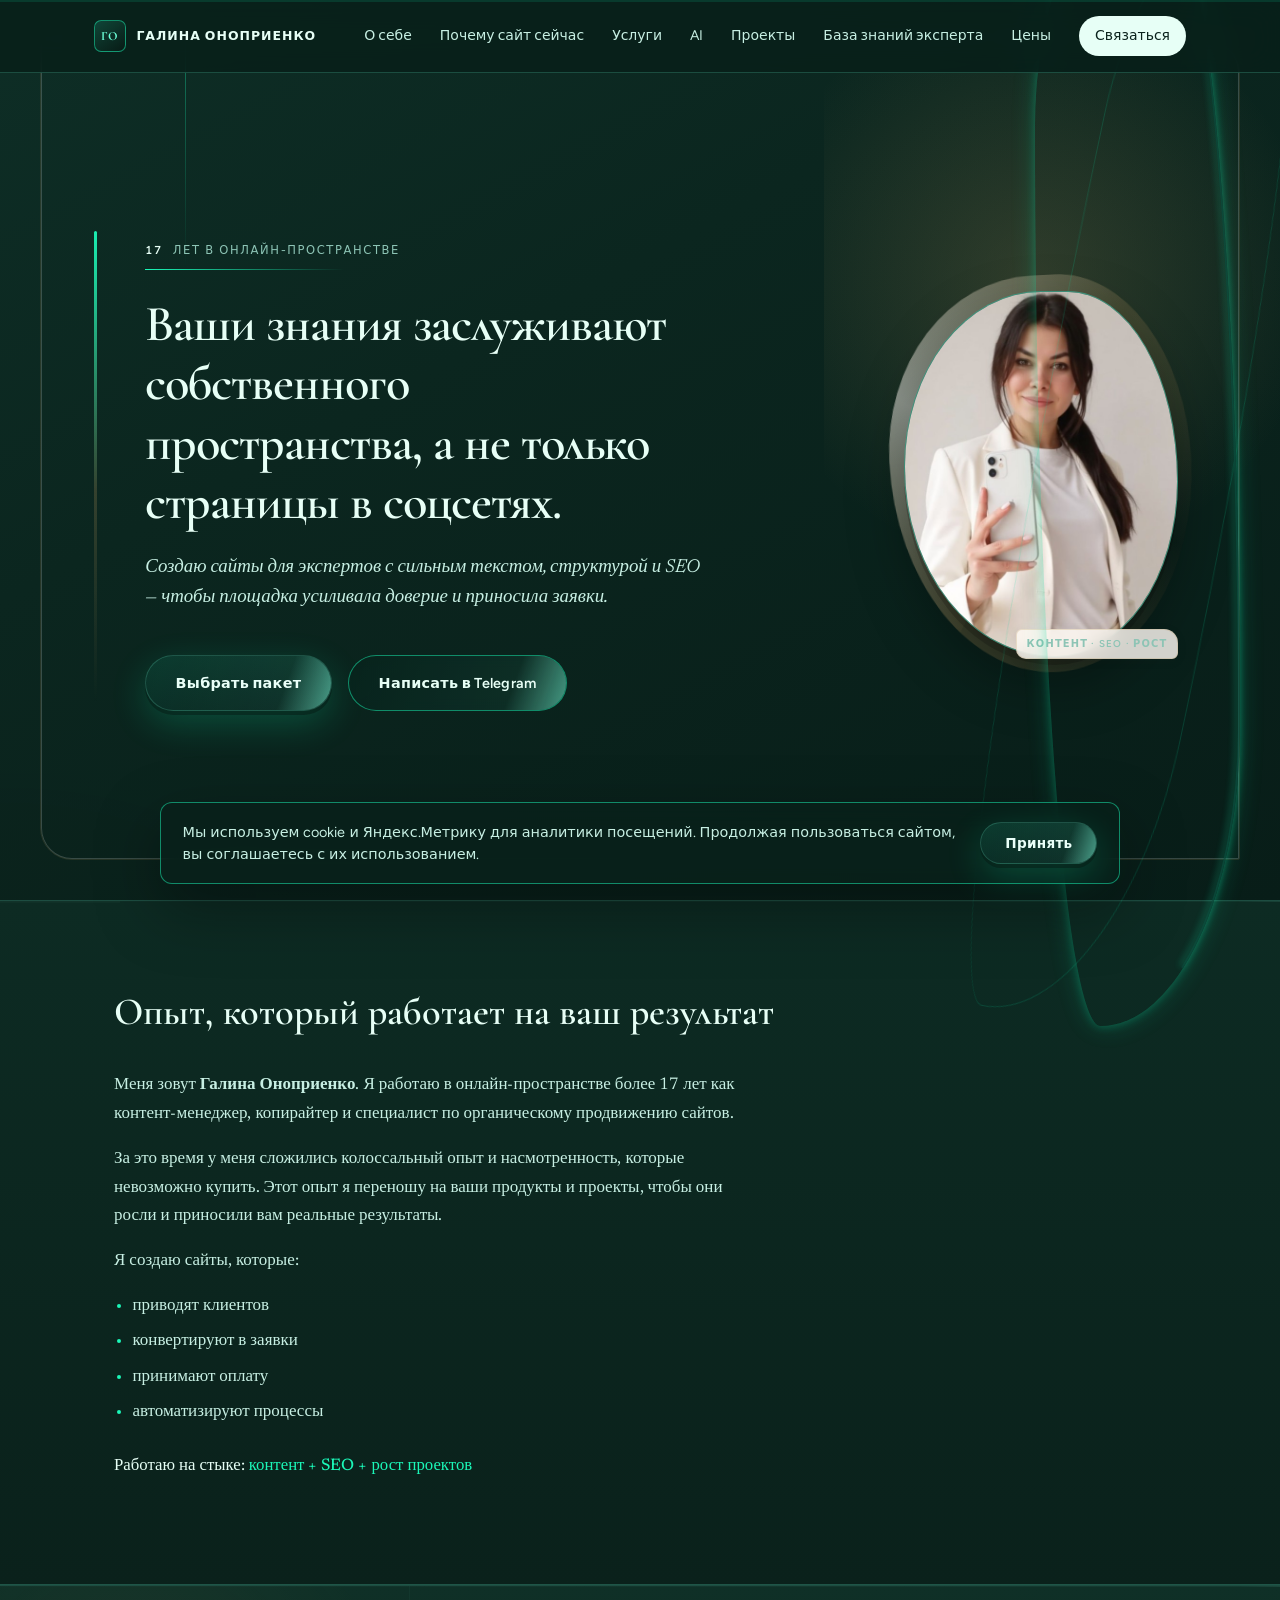
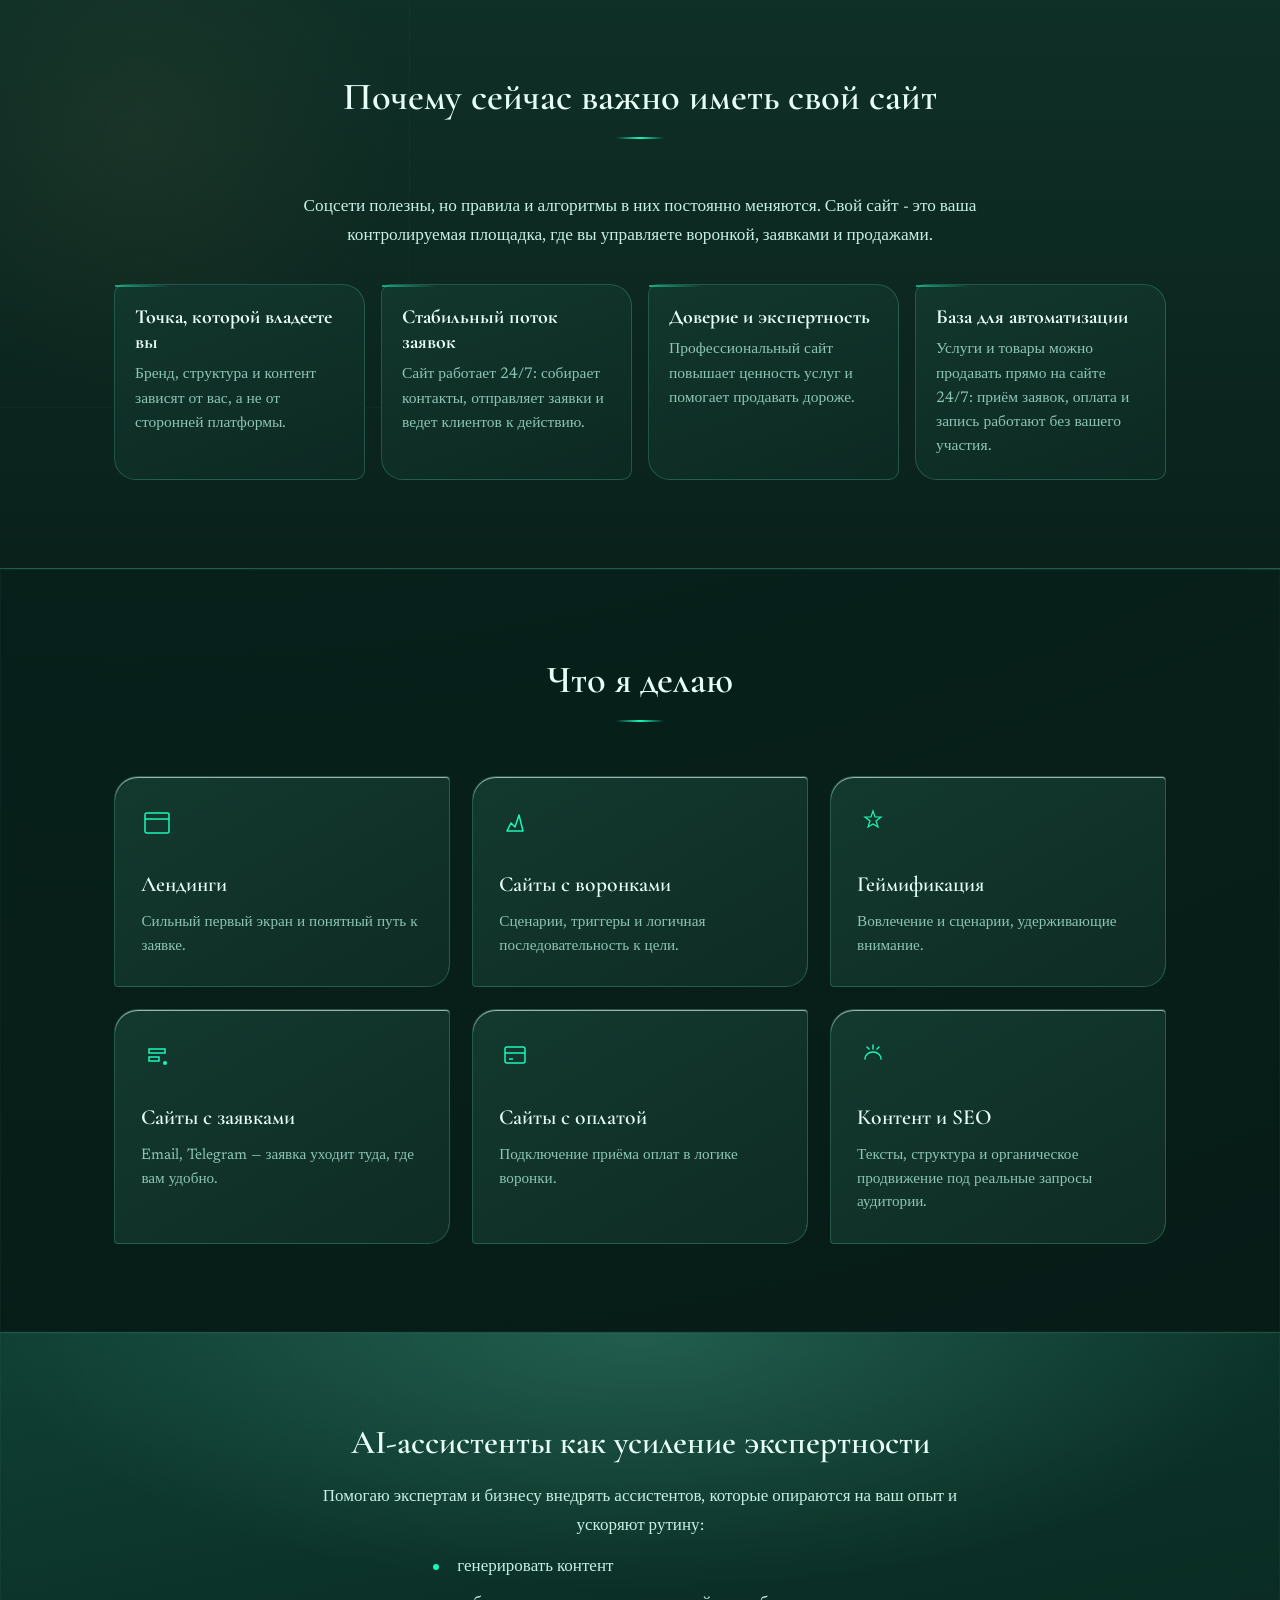
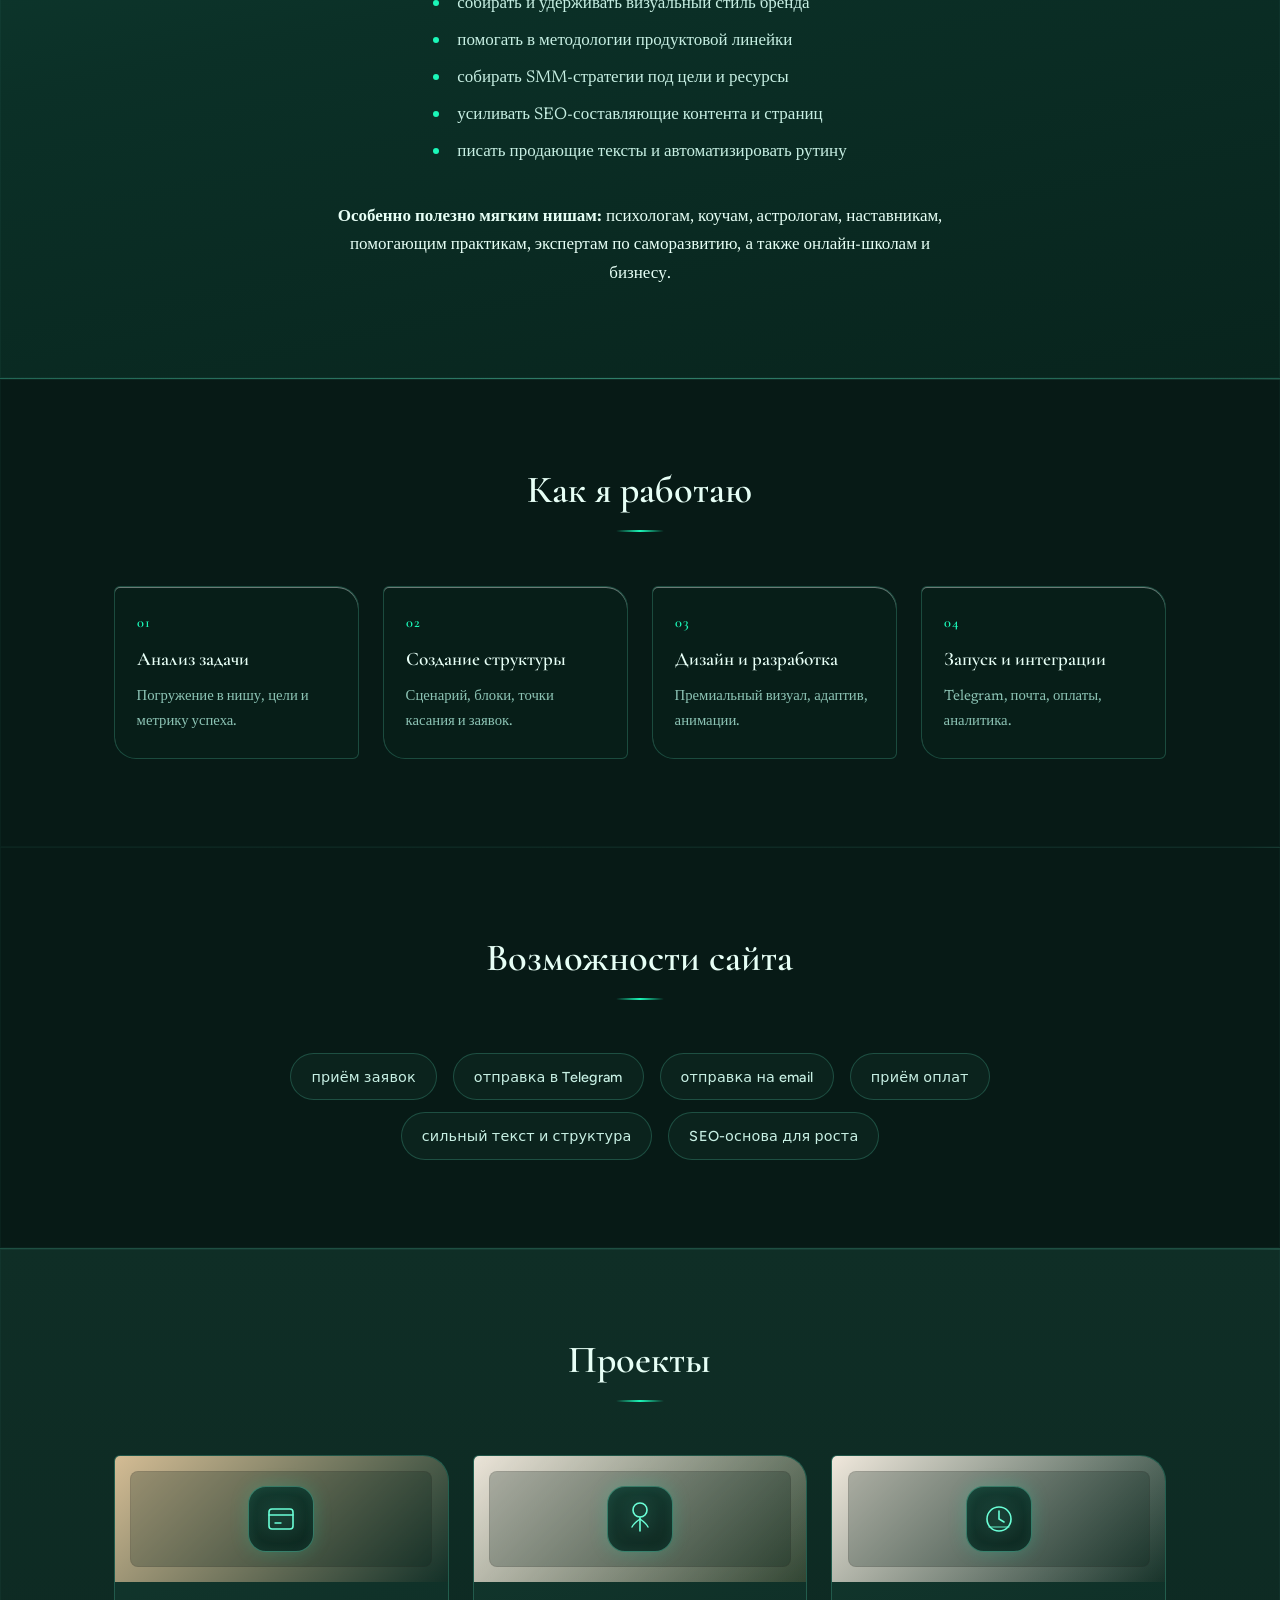
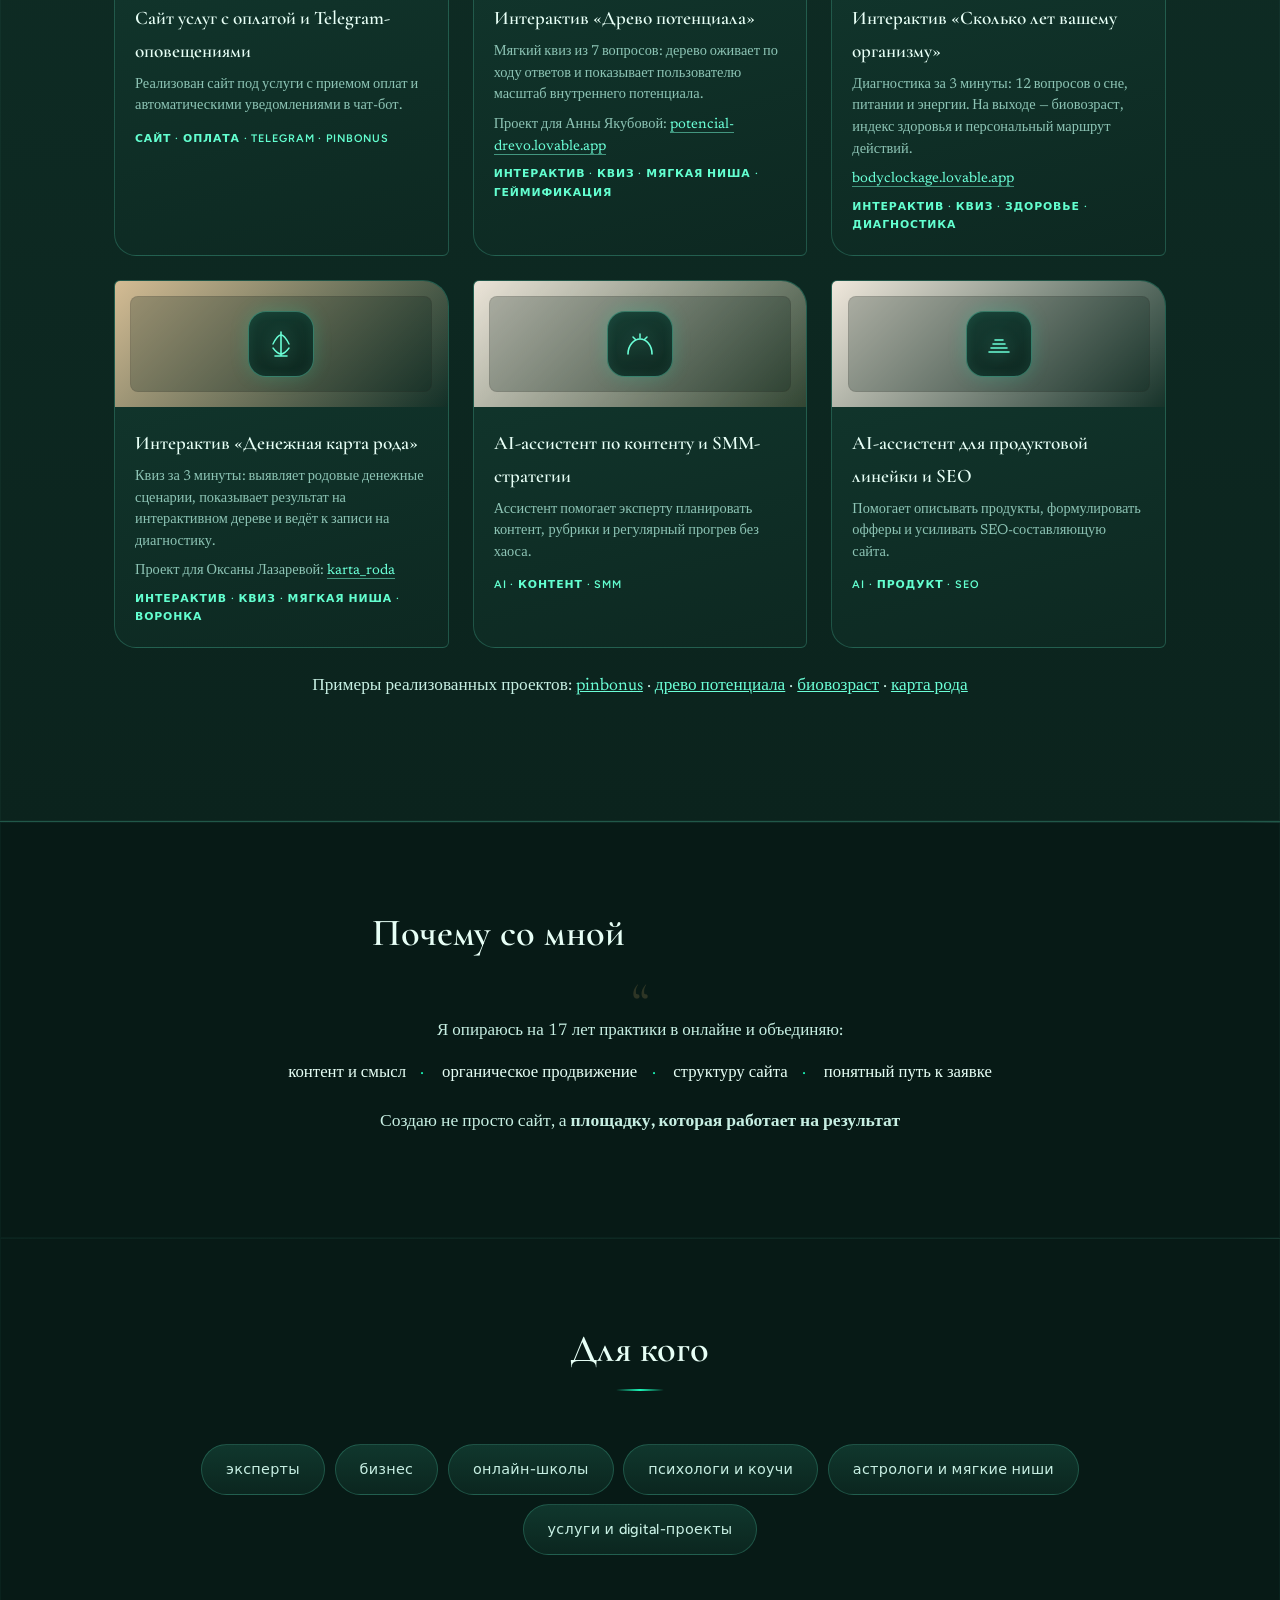
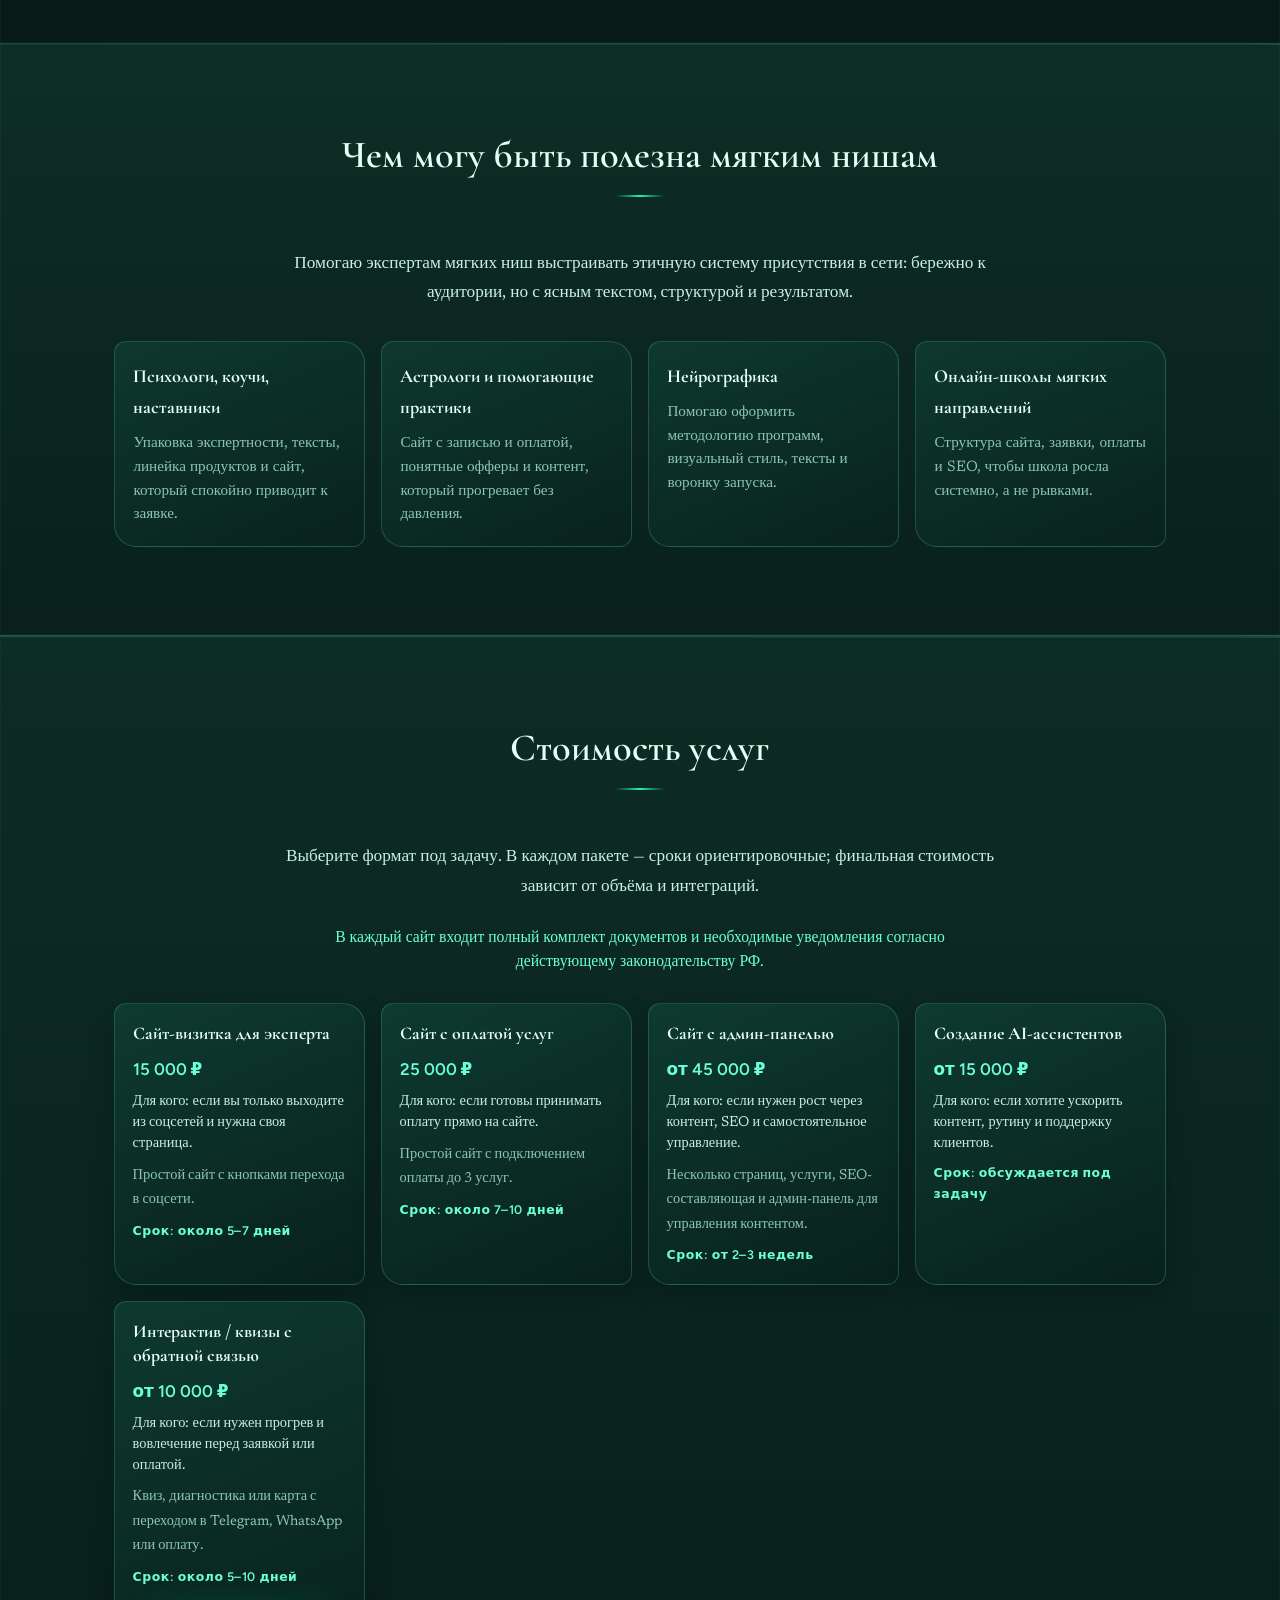
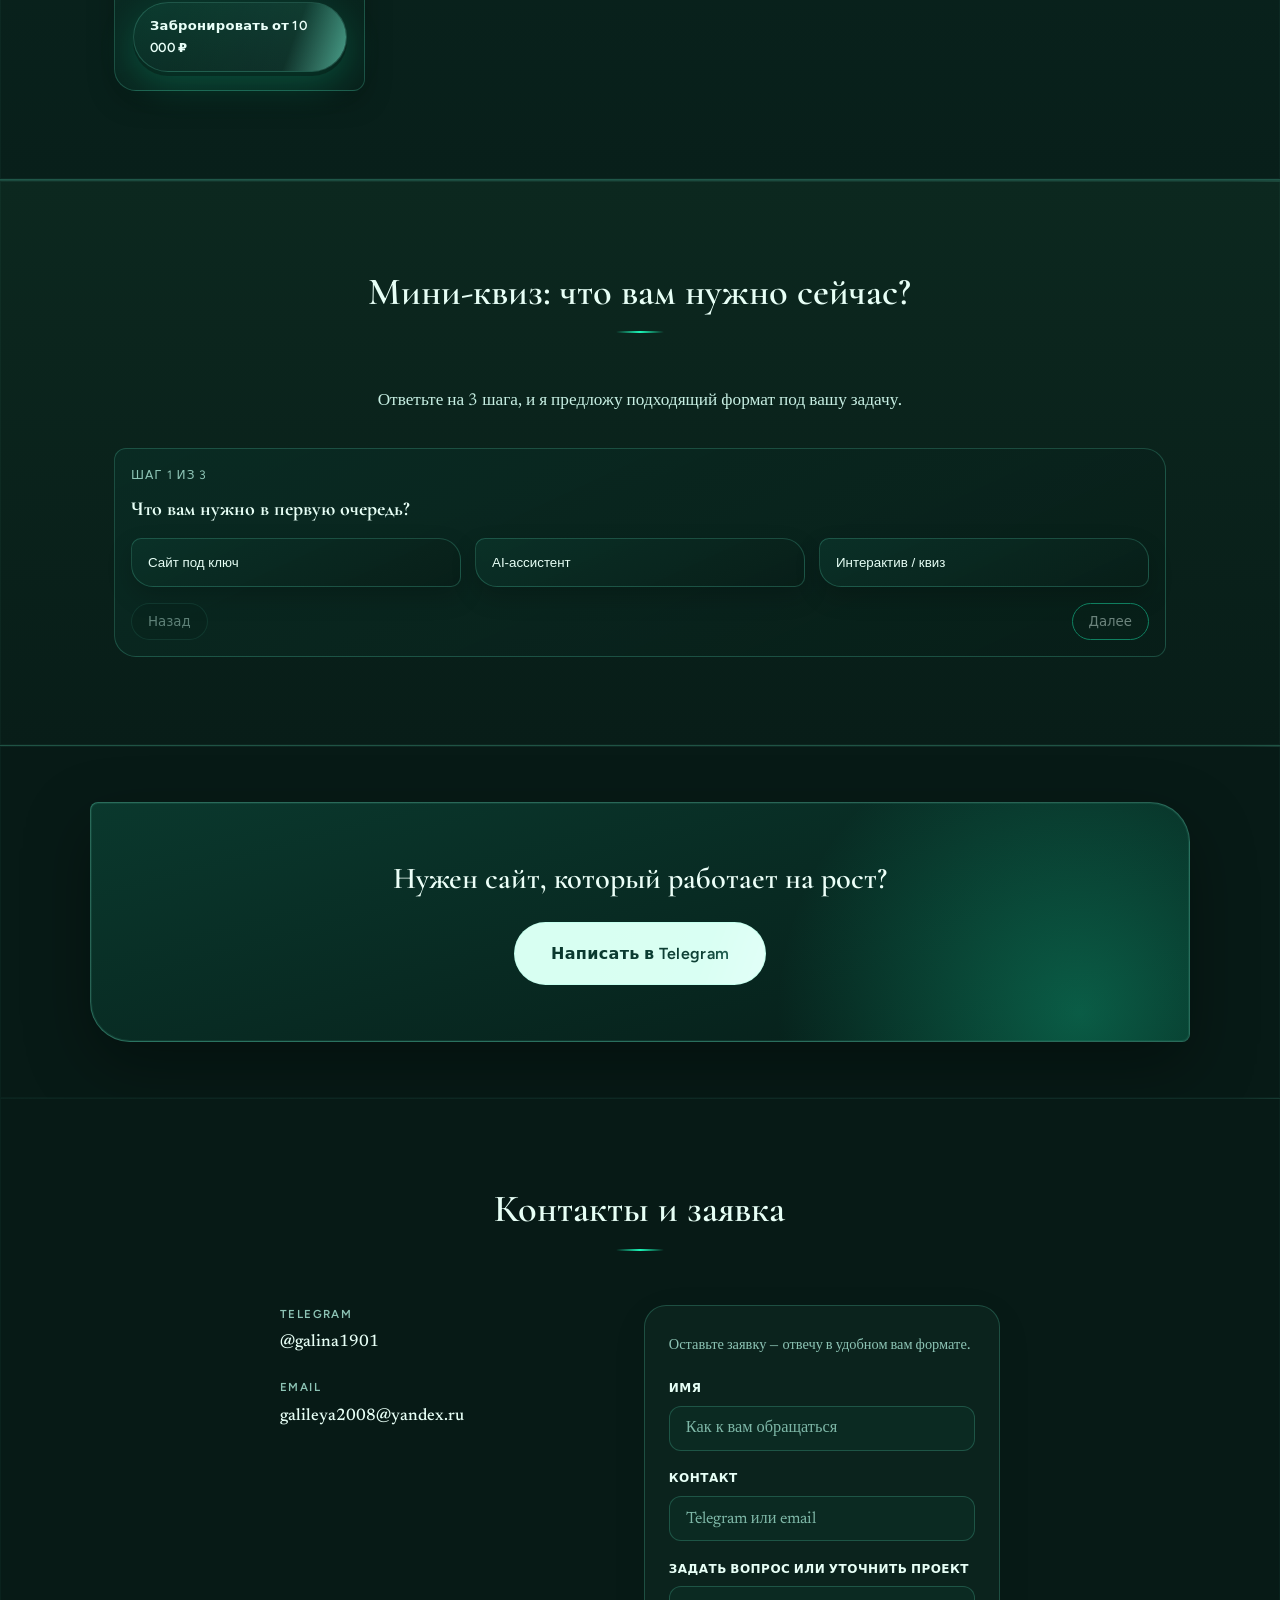
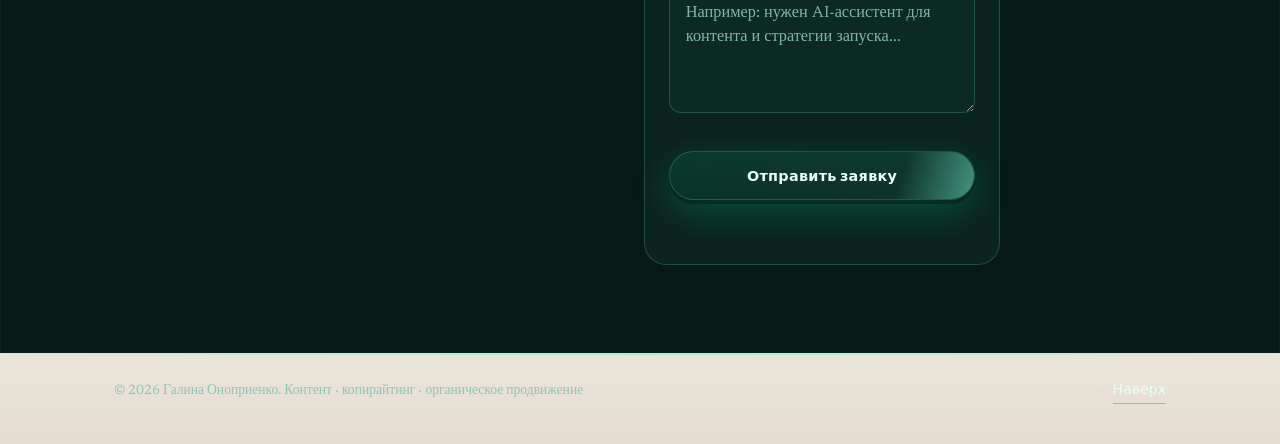
<file: index.html>
<!DOCTYPE html>
<html lang="ru">
<head>
  <meta charset="UTF-8" />
  <meta name="viewport" content="width=device-width, initial-scale=1.0" />
  <meta name="yandex-verification" content="a5a96de999f85abb" />
  <meta name="description" content="Галина Оноприенко — контент-менеджер, копирайтер и специалист по органическому продвижению сайтов. Более 17 лет в онлайн-пространстве. Создаю сайты и продукты, которые приносят реальные результаты." />
  <meta name="keywords" content="лендинг, сайт под ключ, контент-менеджер, копирайтер, SEO, органическое продвижение, воронка продаж" />
  <meta name="author" content="Галина Оноприенко" />
  <meta property="og:title" content="Галина Оноприенко — сайты и рост проектов" />
  <meta property="og:description" content="Более 17 лет в онлайне: контент, копирайтинг и органическое продвижение. Переношу опыт на ваши продукты и проекты." />
  <meta property="og:type" content="website" />
  <title>Галина Оноприенко — сайты, контент и органическое продвижение</title>
  <link rel="preconnect" href="https://fonts.googleapis.com" />
  <link rel="preconnect" href="https://fonts.gstatic.com" crossorigin />
  <link href="https://fonts.googleapis.com/css2?family=Cormorant+Garamond:ital,wght@0,500;0,600;0,700;1,500&family=Figtree:wght@400;500;600&family=Newsreader:ital,wght@0,400;0,500;0,600;1,400&display=swap" rel="stylesheet" />
  <link rel="stylesheet" href="css/styles.css" />
  <script type="application/ld+json">
  {
    "@context": "https://schema.org",
    "@type": "Person",
    "name": "Галина Оноприенко",
    "alternateName": "Галина Оноприенко",
    "email": "galileya2008@yandex.ru",
    "jobTitle": "Контент-менеджер, копирайтер, специалист по органическому продвижению сайтов",
    "knowsAbout": ["контент-менеджмент", "копирайтинг", "SEO", "лендинги", "маркетинг"],
    "description": "Более 17 лет в онлайн-пространстве. Создаю сайты и продукты, которые растут и приносят реальные результаты."
  }
  </script>
</head>
<body class="page">
  <a class="skip-link" href="#main">К основному содержанию</a>
  <div class="scroll-progress" id="scroll-progress" aria-hidden="true" role="presentation">
    <div class="scroll-progress__bar" id="scroll-progress-bar"></div>
  </div>
  <div class="neuroline" aria-hidden="true">
    <span class="neuroline__beam neuroline__beam--core"></span>
    <span class="neuroline__beam neuroline__beam--glow"></span>
  </div>

  <header class="header" id="top">
    <div class="header__inner">
      <div class="header__brand">
        <a href="index.html" class="header__brand-link" aria-label="Галина Оноприенко — на главную">
          <span class="header__logo" aria-hidden="true">ГО</span>
          <span class="header__name">Галина Оноприенко</span>
        </a>
      </div>
      <nav class="header__nav" aria-label="Навигация по странице">
        <a href="#about" class="header__link">О себе</a>
        <a href="#importance" class="header__link">Почему сайт сейчас</a>
        <a href="#services" class="header__link">Услуги</a>
        <a href="#ai" class="header__link">AI</a>
        <a href="#projects" class="header__link">Проекты</a>
        <a href="blog.html" class="header__link">База знаний эксперта</a>
        <a href="#pricing" class="header__link">Цены</a>
        <a href="#contact" class="header__link header__link--cta header__link--magnetic">Связаться</a>
      </nav>
      <button class="header__menu-btn" type="button" aria-expanded="false" aria-controls="mobile-nav" aria-label="Открыть меню">
        <span class="header__menu-line"></span>
        <span class="header__menu-line"></span>
      </button>
    </div>
    <div class="mobile-nav" id="mobile-nav" hidden>
      <a href="#about" class="mobile-nav__link">О себе</a>
      <a href="#importance" class="mobile-nav__link">Почему сайт сейчас</a>
      <a href="#services" class="mobile-nav__link">Услуги</a>
      <a href="#ai" class="mobile-nav__link">AI-ассистенты</a>
      <a href="#process" class="mobile-nav__link">Процесс</a>
      <a href="#projects" class="mobile-nav__link">Проекты</a>
      <a href="blog.html" class="mobile-nav__link">База знаний эксперта</a>
      <a href="#pricing" class="mobile-nav__link">Цены</a>
      <a href="#contact" class="mobile-nav__link mobile-nav__link--cta mobile-nav__link--magnetic">Связаться</a>
    </div>
  </header>

  <main id="main">
    <section class="hero" aria-labelledby="hero-title">
      <div class="hero__bg" aria-hidden="true"></div>
      <div class="hero__mesh" aria-hidden="true"></div>
      <div class="hero__frame" aria-hidden="true"></div>
      <div class="container hero__layout">
        <div class="hero__text">
          <p class="hero__badge reveal" id="hero-badge" aria-label="более 17 лет в онлайн-пространстве">
            <span class="hero__num" id="hero-years" data-target="17" aria-hidden="true">0</span> лет в онлайн-пространстве
          </p>
          <h1 class="hero__title reveal" id="hero-title">Ваши знания заслуживают собственного пространства, а не только страницы в соцсетях.</h1>
          <p class="hero__subtitle reveal">Создаю сайты для экспертов с сильным текстом, структурой и SEO — чтобы площадка усиливала доверие и приносила заявки.</p>
          <div class="hero__actions reveal">
            <a href="#pricing" class="btn btn--primary btn--magnetic">Выбрать пакет</a>
            <a href="https://telegram.me/galina1901" class="btn btn--ghost btn--magnetic" target="_blank" rel="noopener noreferrer">Написать в Telegram</a>
          </div>
        </div>
        <div class="hero__photo-wrap reveal">
          <div class="hero__photo-ring" aria-hidden="true"></div>
          <div class="hero__photo">
            <img
              class="hero__img"
              src="images/hero-portrait.png"
              width="480"
              height="640"
              alt="Галина Оноприенко — контент-менеджер, копирайтер, специалист по органическому продвижению"
              loading="eager"
              decoding="async"
            />
          </div>
          <p class="hero__photo-hint" aria-hidden="true">контент · SEO · рост</p>
        </div>
      </div>
    </section>

    <section class="section about" id="about" aria-labelledby="about-title">
      <div class="container">
        <h2 class="section__title reveal" id="about-title">Опыт, который работает на ваш результат</h2>
        <div class="about__grid">
          <div class="about__text reveal">
            <p>
              Меня зовут <strong>Галина Оноприенко</strong>. Я работаю в онлайн-пространстве более 17 лет как
              контент-менеджер, копирайтер и специалист по органическому продвижению сайтов.
            </p>
            <p>
              За это время у меня сложились колоссальный опыт и насмотренность, которые невозможно купить.
              Этот опыт я переношу на ваши продукты и проекты, чтобы они росли и приносили вам реальные результаты.
            </p>
            <p>Я создаю сайты, которые:</p>
            <ul class="about__list">
              <li>приводят клиентов</li>
              <li>конвертируют в заявки</li>
              <li>принимают оплату</li>
              <li>автоматизируют процессы</li>
            </ul>
            <p class="about__accent">Работаю на стыке: <span>контент + SEO + рост проектов</span></p>
          </div>
        </div>
      </div>
    </section>

    <section class="section importance" id="importance" aria-labelledby="importance-title">
      <div class="container">
        <h2 class="section__title section__title--center reveal" id="importance-title">
          Почему сейчас важно иметь свой сайт
        </h2>
        <p class="importance__lead reveal">
          Соцсети полезны, но правила и алгоритмы в них постоянно меняются. Свой сайт - это ваша
          контролируемая площадка, где вы управляете воронкой, заявками и продажами.
        </p>
        <div class="importance__grid">
          <article class="importance__item reveal">
            <h3 class="importance__item-title">Точка, которой владеете вы</h3>
            <p class="importance__item-text">
              Бренд, структура и контент зависят от вас, а не от сторонней платформы.
            </p>
          </article>
          <article class="importance__item reveal">
            <h3 class="importance__item-title">Стабильный поток заявок</h3>
            <p class="importance__item-text">
              Сайт работает 24/7: собирает контакты, отправляет заявки и ведет клиентов к действию.
            </p>
          </article>
          <article class="importance__item reveal">
            <h3 class="importance__item-title">Доверие и экспертность</h3>
            <p class="importance__item-text">
              Профессиональный сайт повышает ценность услуг и помогает продавать дороже.
            </p>
          </article>
          <article class="importance__item reveal">
            <h3 class="importance__item-title">База для автоматизации</h3>
            <p class="importance__item-text">
              Услуги и товары можно продавать прямо на сайте 24/7: приём заявок, оплата и запись работают без вашего участия.
            </p>
          </article>
        </div>
      </div>
    </section>

    <section class="section services" id="services" aria-labelledby="services-title">
      <div class="container">
        <h2 class="section__title section__title--center reveal" id="services-title">Что я делаю</h2>
        <div class="cards">
          <article class="card reveal">
            <div class="card__icon" aria-hidden="true">
              <svg width="32" height="32" viewBox="0 0 32 32" fill="none" xmlns="http://www.w3.org/2000/svg"><rect x="4" y="6" width="24" height="20" rx="2" stroke="currentColor" stroke-width="1.5"/><path d="M4 12h24" stroke="currentColor" stroke-width="1.5"/></svg>
            </div>
            <h3 class="card__title">Лендинги</h3>
            <p class="card__text">Сильный первый экран и понятный путь к заявке.</p>
          </article>
          <article class="card reveal">
            <div class="card__icon" aria-hidden="true">
              <svg width="32" height="32" viewBox="0 0 32 32" fill="none" xmlns="http://www.w3.org/2000/svg"><path d="M8 24l4-8 4 4 4-12 4 16H8z" stroke="currentColor" stroke-width="1.5" stroke-linejoin="round" fill="none"/></svg>
            </div>
            <h3 class="card__title">Сайты с воронками</h3>
            <p class="card__text">Сценарии, триггеры и логичная последовательность к цели.</p>
          </article>
          <article class="card reveal">
            <div class="card__icon" aria-hidden="true">
              <svg width="32" height="32" viewBox="0 0 32 32" fill="none" xmlns="http://www.w3.org/2000/svg"><path d="M16 4l2 6h6l-5 4 2 6-5-3-5 3 2-6-5-4h6l2-6z" stroke="currentColor" stroke-width="1.2" fill="none"/></svg>
            </div>
            <h3 class="card__title">Геймификация</h3>
            <p class="card__text">Вовлечение и сценарии, удерживающие внимание.</p>
          </article>
          <article class="card reveal">
            <div class="card__icon" aria-hidden="true">
              <svg width="32" height="32" viewBox="0 0 32 32" fill="none" xmlns="http://www.w3.org/2000/svg"><path d="M8 10h16v4H8V10zm0 8h10v4H8v-4z" stroke="currentColor" stroke-width="1.5"/><circle cx="24" cy="24" r="2" fill="currentColor"/></svg>
            </div>
            <h3 class="card__title">Сайты с заявками</h3>
            <p class="card__text">Email, Telegram — заявка уходит туда, где вам удобно.</p>
          </article>
          <article class="card reveal">
            <div class="card__icon" aria-hidden="true">
              <svg width="32" height="32" viewBox="0 0 32 32" fill="none" xmlns="http://www.w3.org/2000/svg"><rect x="6" y="8" width="20" height="16" rx="2" stroke="currentColor" stroke-width="1.5"/><path d="M6 14h20M10 20h4" stroke="currentColor" stroke-width="1.5"/></svg>
            </div>
            <h3 class="card__title">Сайты с оплатой</h3>
            <p class="card__text">Подключение приёма оплат в логике воронки.</p>
          </article>
          <article class="card reveal">
            <div class="card__icon" aria-hidden="true">
              <svg width="32" height="32" viewBox="0 0 32 32" fill="none" xmlns="http://www.w3.org/2000/svg"><path d="M8 20c0-4 3.5-7 8-7s8 3 8 7M16 6v4M10 8l2 2M22 8l-2 2" stroke="currentColor" stroke-width="1.5" stroke-linecap="round"/></svg>
            </div>
            <h3 class="card__title">Контент и SEO</h3>
            <p class="card__text">Тексты, структура и органическое продвижение под реальные запросы аудитории.</p>
          </article>
        </div>
      </div>
    </section>

    <section class="section ai-block" id="ai" aria-labelledby="ai-title">
      <div class="container">
        <div class="ai-block__inner reveal">
          <h2 class="ai-block__title" id="ai-title">AI-ассистенты как усиление экспертности</h2>
          <p class="ai-block__lead">Помогаю экспертам и бизнесу внедрять ассистентов, которые опираются на ваш опыт и ускоряют рутину:</p>
          <ul class="ai-block__list">
            <li>генерировать контент</li>
            <li>собирать и удерживать визуальный стиль бренда</li>
            <li>помогать в методологии продуктовой линейки</li>
            <li>собирать SMM-стратегии под цели и ресурсы</li>
            <li>усиливать SEO-составляющие контента и страниц</li>
            <li>писать продающие тексты и автоматизировать рутину</li>
          </ul>
          <p class="ai-block__for">
            <strong>Особенно полезно мягким нишам:</strong> психологам, коучам, астрологам, наставникам,
            помогающим практикам, экспертам по саморазвитию, а также онлайн-школам и бизнесу.
          </p>
        </div>
      </div>
    </section>

    <section class="section process" id="process" aria-labelledby="process-title">
      <div class="container">
        <h2 class="section__title section__title--center reveal" id="process-title">Как я работаю</h2>
        <ol class="process__steps">
          <li class="process__step reveal">
            <span class="process__num">01</span>
            <h3 class="process__name">Анализ задачи</h3>
            <p class="process__text">Погружение в нишу, цели и метрику успеха.</p>
          </li>
          <li class="process__step reveal">
            <span class="process__num">02</span>
            <h3 class="process__name">Создание структуры</h3>
            <p class="process__text">Сценарий, блоки, точки касания и заявок.</p>
          </li>
          <li class="process__step reveal">
            <span class="process__num">03</span>
            <h3 class="process__name">Дизайн и разработка</h3>
            <p class="process__text">Премиальный визуал, адаптив, анимации.</p>
          </li>
          <li class="process__step reveal">
            <span class="process__num">04</span>
            <h3 class="process__name">Запуск и интеграции</h3>
            <p class="process__text">Telegram, почта, оплаты, аналитика.</p>
          </li>
        </ol>
      </div>
    </section>

    <section class="section features" id="features" aria-labelledby="features-title">
      <div class="container">
        <h2 class="section__title section__title--center reveal" id="features-title">Возможности сайта</h2>
        <ul class="features__list">
          <li class="features__item reveal">приём заявок</li>
          <li class="features__item reveal">отправка в Telegram</li>
          <li class="features__item reveal">отправка на email</li>
          <li class="features__item reveal">приём оплат</li>
          <li class="features__item reveal">сильный текст и структура</li>
          <li class="features__item reveal">SEO-основа для роста</li>
        </ul>
      </div>
    </section>

    <section class="section projects" id="projects" aria-labelledby="projects-title">
      <div class="container">
        <h2 class="section__title section__title--center reveal" id="projects-title">Проекты</h2>
        <div class="projects__grid">
          <article class="project reveal project--clickable" data-url="https://pinbonus.lovable.app/" tabindex="0" role="link" aria-label="Открыть проект Pinbonus">
            <div class="project__visual project__visual--2" aria-hidden="true">
              <span class="project__icon">
                <svg width="40" height="40" viewBox="0 0 40 40" fill="none" xmlns="http://www.w3.org/2000/svg">
                  <rect x="8" y="10" width="24" height="20" rx="3" stroke="currentColor" stroke-width="1.6"/>
                  <path d="M8 16h24M14 24h6" stroke="currentColor" stroke-width="1.4" stroke-linecap="round"/>
                </svg>
              </span>
            </div>
            <h3 class="project__title">Сайт услуг с оплатой и Telegram-оповещениями</h3>
            <p class="project__text">
              Реализован сайт под услуги с приемом оплат и автоматическими уведомлениями в чат-бот.
            </p>
            <span class="project__tag">сайт · оплата · Telegram · pinbonus</span>
          </article>
          <article class="project reveal project--clickable" data-url="https://potencial-drevo.lovable.app" tabindex="0" role="link" aria-label="Открыть проект Древо потенциала">
            <div class="project__visual project__visual--3" aria-hidden="true">
              <span class="project__icon">
                <svg width="40" height="40" viewBox="0 0 40 40" fill="none" xmlns="http://www.w3.org/2000/svg">
                  <path d="M20 32V18M20 18c-4 0-7-3-7-7s3-7 7-7 7 3 7 7-3 7-7 7z" stroke="currentColor" stroke-width="1.6" stroke-linecap="round" stroke-linejoin="round"/>
                  <path d="M12 28c2-4 5-6 8-8M28 28c-2-4-5-6-8-8" stroke="currentColor" stroke-width="1.4" stroke-linecap="round"/>
                </svg>
              </span>
            </div>
            <h3 class="project__title">Интерактив «Древо потенциала»</h3>
            <p class="project__text">
              Мягкий квиз из 7 вопросов: дерево оживает по ходу ответов и показывает пользователю масштаб внутреннего потенциала.
            </p>
            <p class="project__text">
              Проект для Анны Якубовой: <a class="project__link" href="https://potencial-drevo.lovable.app" target="_blank" rel="noopener noreferrer">potencial-drevo.lovable.app</a>
            </p>
            <span class="project__tag">интерактив · квиз · мягкая ниша · геймификация</span>
          </article>
          <article class="project reveal project--clickable" data-url="https://bodyclockage.lovable.app/" tabindex="0" role="link" aria-label="Открыть проект Биовозраст">
            <div class="project__visual project__visual--4" aria-hidden="true">
              <span class="project__icon">
                <svg width="40" height="40" viewBox="0 0 40 40" fill="none" xmlns="http://www.w3.org/2000/svg">
                  <circle cx="20" cy="20" r="12" stroke="currentColor" stroke-width="1.6"/>
                  <path d="M20 12v8l5 3" stroke="currentColor" stroke-width="1.6" stroke-linecap="round" stroke-linejoin="round"/>
                  <path d="M10 28h20" stroke="currentColor" stroke-width="1.4" stroke-linecap="round" opacity="0.6"/>
                </svg>
              </span>
            </div>
            <h3 class="project__title">Интерактив «Сколько лет вашему организму»</h3>
            <p class="project__text">
              Диагностика за 3 минуты: 12 вопросов о сне, питании и энергии. На выходе — биовозраст, индекс здоровья и персональный маршрут действий.
            </p>
            <p class="project__text">
              <a class="project__link" href="https://bodyclockage.lovable.app/" target="_blank" rel="noopener noreferrer">bodyclockage.lovable.app</a>
            </p>
            <span class="project__tag">интерактив · квиз · здоровье · диагностика</span>
          </article>
          <article class="project reveal project--clickable" data-url="https://galileya2008-byte.github.io/karta_roda/" tabindex="0" role="link" aria-label="Открыть проект Денежная карта рода">
            <div class="project__visual project__visual--2" aria-hidden="true">
              <span class="project__icon">
                <svg width="40" height="40" viewBox="0 0 40 40" fill="none" xmlns="http://www.w3.org/2000/svg">
                  <path d="M20 8v24M14 32h12" stroke="currentColor" stroke-width="1.6" stroke-linecap="round"/>
                  <path d="M12 20c3-6 6-9 8-9s5 3 8 9M12 24c3 4 6 6 8 6s5-2 8-6" stroke="currentColor" stroke-width="1.4" stroke-linecap="round"/>
                </svg>
              </span>
            </div>
            <h3 class="project__title">Интерактив «Денежная карта рода»</h3>
            <p class="project__text">
              Квиз за 3 минуты: выявляет родовые денежные сценарии, показывает результат на интерактивном дереве и ведёт к записи на диагностику.
            </p>
            <p class="project__text">
              Проект для Оксаны Лазаревой: <a class="project__link" href="https://galileya2008-byte.github.io/karta_roda/" target="_blank" rel="noopener noreferrer">karta_roda</a>
            </p>
            <span class="project__tag">интерактив · квиз · мягкая ниша · воронка</span>
          </article>
          <article class="project reveal">
            <div class="project__visual project__visual--3" aria-hidden="true">
              <span class="project__icon">
                <svg width="40" height="40" viewBox="0 0 40 40" fill="none" xmlns="http://www.w3.org/2000/svg">
                  <path d="M8 30c0-8.5 6-15 12-15 6.5 0 12 6.5 12 15" stroke="currentColor" stroke-width="1.6" stroke-linecap="round"/>
                  <path d="M20 10v4M13 13l2.5 2.5M27 13l-2.5 2.5" stroke="currentColor" stroke-width="1.5" stroke-linecap="round"/>
                </svg>
              </span>
            </div>
            <h3 class="project__title">AI-ассистент по контенту и SMM-стратегии</h3>
            <p class="project__text">
              Ассистент помогает эксперту планировать контент, рубрики и регулярный прогрев без хаоса.
            </p>
            <span class="project__tag">AI · контент · SMM</span>
          </article>
          <article class="project reveal">
            <div class="project__visual project__visual--4" aria-hidden="true">
              <span class="project__icon">
                <svg width="40" height="40" viewBox="0 0 40 40" fill="none" xmlns="http://www.w3.org/2000/svg">
                  <path d="M10 28h20M12 24h16M14 20h12M16 16h8" stroke="currentColor" stroke-width="1.6" stroke-linecap="round"/>
                </svg>
              </span>
            </div>
            <h3 class="project__title">AI-ассистент для продуктовой линейки и SEO</h3>
            <p class="project__text">
              Помогает описывать продукты, формулировать офферы и усиливать SEO-составляющую сайта.
            </p>
            <span class="project__tag">AI · продукт · SEO</span>
          </article>
        </div>
        <p class="projects__note importance__lead reveal">
          Примеры реализованных проектов:
          <a href="https://pinbonus.lovable.app/" target="_blank" rel="noopener noreferrer">pinbonus</a>
          ·
          <a href="https://potencial-drevo.lovable.app" target="_blank" rel="noopener noreferrer">древо потенциала</a>
          ·
          <a href="https://bodyclockage.lovable.app/" target="_blank" rel="noopener noreferrer">биовозраст</a>
          ·
          <a href="https://galileya2008-byte.github.io/karta_roda/" target="_blank" rel="noopener noreferrer">карта рода</a>
        </p>
      </div>
    </section>

    <section class="section why" id="why" aria-labelledby="why-title">
      <div class="container">
        <h2 class="section__title reveal" id="why-title">Почему со мной</h2>
        <div class="why__content reveal">
          <p>Я опираюсь на 17 лет практики в онлайне и объединяю:</p>
          <ul class="why__list">
            <li>контент и смысл</li>
            <li>органическое продвижение</li>
            <li>структуру сайта</li>
            <li>понятный путь к заявке</li>
          </ul>
          <p class="why__outro">Создаю не просто сайт, а <strong>площадку, которая работает на результат</strong></p>
        </div>
      </div>
    </section>

    <section class="section audience" id="audience" aria-labelledby="audience-title">
      <div class="container">
        <h2 class="section__title section__title--center reveal" id="audience-title">Для кого</h2>
        <ul class="audience__chips">
          <li class="audience__chip reveal">эксперты</li>
          <li class="audience__chip reveal">бизнес</li>
          <li class="audience__chip reveal">онлайн-школы</li>
          <li class="audience__chip reveal">психологи и коучи</li>
          <li class="audience__chip reveal">астрологи и мягкие ниши</li>
          <li class="audience__chip reveal">услуги и digital-проекты</li>
        </ul>
      </div>
    </section>

    <section class="section soft-niches" id="soft-niches" aria-labelledby="soft-niches-title">
      <div class="container">
        <h2 class="section__title section__title--center reveal" id="soft-niches-title">
          Чем могу быть полезна мягким нишам
        </h2>
        <p class="importance__lead reveal">
          Помогаю экспертам мягких ниш выстраивать этичную систему присутствия в сети: бережно к аудитории, но с ясным текстом, структурой и результатом.
        </p>
        <div class="soft-niches__grid">
          <article class="soft-niches__item reveal">
            <h3 class="soft-niches__title">Психологи, коучи, наставники</h3>
            <p class="soft-niches__text">Упаковка экспертности, тексты, линейка продуктов и сайт, который спокойно приводит к заявке.</p>
          </article>
          <article class="soft-niches__item reveal">
            <h3 class="soft-niches__title">Астрологи и помогающие практики</h3>
            <p class="soft-niches__text">Сайт с записью и оплатой, понятные офферы и контент, который прогревает без давления.</p>
          </article>
          <article class="soft-niches__item reveal">
            <h3 class="soft-niches__title">Нейрографика</h3>
            <p class="soft-niches__text">Помогаю оформить методологию программ, визуальный стиль, тексты и воронку запуска.</p>
          </article>
          <article class="soft-niches__item reveal">
            <h3 class="soft-niches__title">Онлайн-школы мягких направлений</h3>
            <p class="soft-niches__text">Структура сайта, заявки, оплаты и SEO, чтобы школа росла системно, а не рывками.</p>
          </article>
        </div>
      </div>
    </section>

    <section class="section pricing" id="pricing" aria-labelledby="pricing-title">
      <div class="container">
        <h2 class="section__title section__title--center reveal" id="pricing-title">Стоимость услуг</h2>
        <p class="importance__lead reveal">
          Выберите формат под задачу. В каждом пакете — сроки ориентировочные; финальная стоимость зависит от объёма и интеграций.
        </p>
        <p class="pricing__legal reveal">
          В каждый сайт входит полный комплект документов и необходимые уведомления согласно действующему законодательству РФ.
        </p>
        <div class="pricing__grid">
          <article class="pricing__item reveal">
            <h3 class="pricing__name">Сайт-визитка для эксперта</h3>
            <p class="pricing__value">15 000 ₽</p>
            <p class="pricing__for">Для кого: если вы только выходите из соцсетей и нужна своя страница.</p>
            <p class="pricing__note">Простой сайт с кнопками перехода в соцсети.</p>
            <p class="pricing__term">Срок: около 5–7 дней</p>
          </article>
          <article class="pricing__item reveal">
            <h3 class="pricing__name">Сайт с оплатой услуг</h3>
            <p class="pricing__value">25 000 ₽</p>
            <p class="pricing__for">Для кого: если готовы принимать оплату прямо на сайте.</p>
            <p class="pricing__note">Простой сайт с подключением оплаты до 3 услуг.</p>
            <p class="pricing__term">Срок: около 7–10 дней</p>
          </article>
          <article class="pricing__item reveal">
            <h3 class="pricing__name">Сайт с админ-панелью</h3>
            <p class="pricing__value">от 45 000 ₽</p>
            <p class="pricing__for">Для кого: если нужен рост через контент, SEO и самостоятельное управление.</p>
            <p class="pricing__note">Несколько страниц, услуги, SEO-составляющая и админ-панель для управления контентом.</p>
            <p class="pricing__term">Срок: от 2–3 недель</p>
          </article>
          <article class="pricing__item reveal">
            <h3 class="pricing__name">Создание AI-ассистентов</h3>
            <p class="pricing__value">от 15 000 ₽</p>
            <p class="pricing__for">Для кого: если хотите ускорить контент, рутину и поддержку клиентов.</p>
            <p class="pricing__term">Срок: обсуждается под задачу</p>
          </article>
          <article class="pricing__item reveal">
            <h3 class="pricing__name">Интерактив / квизы с обратной связью</h3>
            <p class="pricing__value" id="interactive-price">от 10 000 ₽</p>
            <p class="pricing__note pricing__promo" id="interactive-promo-note" hidden></p>
            <p class="pricing__for">Для кого: если нужен прогрев и вовлечение перед заявкой или оплатой.</p>
            <p class="pricing__note">Квиз, диагностика или карта с переходом в Telegram, WhatsApp или оплату.</p>
            <p class="pricing__term">Срок: около 5–10 дней</p>
            <a
              id="interactive-cta"
              href="https://neirogalina.ru/interactiv_voronka"
              class="btn btn--primary pricing__cta btn--magnetic"
              target="_blank"
              rel="noopener noreferrer"
            >Забронировать от 10 000 ₽</a>
          </article>
        </div>
      </div>
    </section>

    <section class="section quiz" id="quiz" aria-labelledby="quiz-title">
      <div class="container">
        <h2 class="section__title section__title--center reveal" id="quiz-title">Мини-квиз: что вам нужно сейчас?</h2>
        <p class="importance__lead reveal">
          Ответьте на 3 шага, и я предложу подходящий формат под вашу задачу.
        </p>
        <div class="quiz__box reveal" id="quiz-box" data-step="1">
          <p class="quiz__step" id="quiz-step-label">Шаг 1 из 3</p>
          <h3 class="quiz__question" id="quiz-question">Что вам нужно в первую очередь?</h3>
          <div class="quiz__options" id="quiz-options">
            <button type="button" class="quiz__option btn--magnetic" data-value="site">Сайт под ключ</button>
            <button type="button" class="quiz__option btn--magnetic" data-value="assistant">AI-ассистент</button>
            <button type="button" class="quiz__option btn--magnetic" data-value="quiz">Интерактив / квиз</button>
          </div>
          <div class="quiz__nav">
            <button type="button" class="quiz__nav-btn" id="quiz-back" disabled>Назад</button>
            <button type="button" class="quiz__nav-btn quiz__nav-btn--primary" id="quiz-next" disabled>Далее</button>
          </div>
        </div>
        <div class="quiz__result reveal" id="quiz-result" hidden>
          <p class="quiz__result-title" id="quiz-result-title"></p>
          <p class="quiz__result-text" id="quiz-result-text"></p>
          <div class="quiz__result-actions">
            <a
              id="quiz-result-pay"
              href="https://neirogalina.ru/interactiv_voronka"
              class="btn btn--primary btn--magnetic"
              target="_blank"
              rel="noopener noreferrer"
              hidden
            >Забронировать интерактив от 10 000 ₽</a>
            <a
              id="quiz-result-link"
              href="https://telegram.me/galina1901"
              class="btn btn--ghost btn--magnetic"
              target="_blank"
              rel="noopener noreferrer"
            >Обсудить в Telegram</a>
          </div>
        </div>
      </div>
    </section>

    <section class="section cta-section" id="cta" aria-labelledby="cta-title">
      <div class="container cta-section__box reveal">
        <h2 class="cta-section__title" id="cta-title">Нужен сайт, который работает на рост?</h2>
        <a href="https://telegram.me/galina1901" class="btn btn--primary btn--large btn--magnetic" target="_blank" rel="noopener noreferrer">Написать в Telegram</a>
      </div>
    </section>

    <section class="section contact" id="contact" aria-labelledby="contact-title">
      <div class="container">
        <h2 class="section__title section__title--center reveal" id="contact-title">Контакты и заявка</h2>
        <div class="contact__grid">
          <div class="contact__info reveal">
            <p class="contact__label">Telegram</p>
            <a href="https://telegram.me/galina1901" class="contact__link" target="_blank" rel="noopener noreferrer">@galina1901</a>
            <p class="contact__label">Email</p>
            <a href="mailto:galileya2008@yandex.ru" class="contact__link">galileya2008@yandex.ru</a>
          </div>
          <form class="form reveal" id="lead-form" novalidate>
            <p class="form__hint">Оставьте заявку — отвечу в удобном вам формате.</p>
            <div class="form__row">
              <label class="form__label" for="name">Имя</label>
              <input class="form__input" type="text" id="name" name="name" required autocomplete="name" placeholder="Как к вам обращаться" />
            </div>
            <div class="form__row">
              <label class="form__label" for="contact">Контакт</label>
              <input class="form__input" type="text" id="contact" name="contact" required autocomplete="tel" placeholder="Telegram или email" />
            </div>
            <div class="form__row">
              <label class="form__label" for="question">Задать вопрос или уточнить проект</label>
              <textarea
                class="form__input form__textarea"
                id="question"
                name="question"
                rows="4"
                placeholder="Например: нужен AI-ассистент для контента и стратегии запуска..."
              ></textarea>
            </div>
            <button type="submit" class="btn btn--primary form__submit btn--magnetic">Отправить заявку</button>
            <p class="form__status" id="form-status" role="status" aria-live="polite"></p>
          </form>
        </div>
      </div>
    </section>
  </main>

  <footer class="footer">
    <div class="container footer__inner">
      <p class="footer__copy">© <span id="year"></span> Галина Оноприенко. Контент · копирайтинг · органическое продвижение</p>
      <div class="footer__actions">
        <a href="admin.html" class="footer__admin" aria-label="Админка статистики">·</a>
        <a href="#top" class="footer__up">Наверх</a>
      </div>
    </div>
  </footer>

  <div class="cookie-banner" id="cookie-banner" role="dialog" aria-labelledby="cookie-title" aria-describedby="cookie-desc" aria-live="polite" hidden>
    <div class="cookie-banner__inner">
      <p class="cookie-banner__title" id="cookie-title">Уведомление о cookie</p>
      <p class="cookie-banner__text" id="cookie-desc">
        Мы используем cookie и Яндекс.Метрику для аналитики посещений. Продолжая пользоваться сайтом, вы соглашаетесь с их использованием.
      </p>
      <button type="button" class="btn btn--primary cookie-banner__btn" id="cookie-accept">Принять</button>
    </div>
  </div>

  <script src="js/metrika-config.js"></script>
  <script src="js/supabase-config.js"></script>
  <script src="js/main.js"></script>
</body>
</html>
</file>
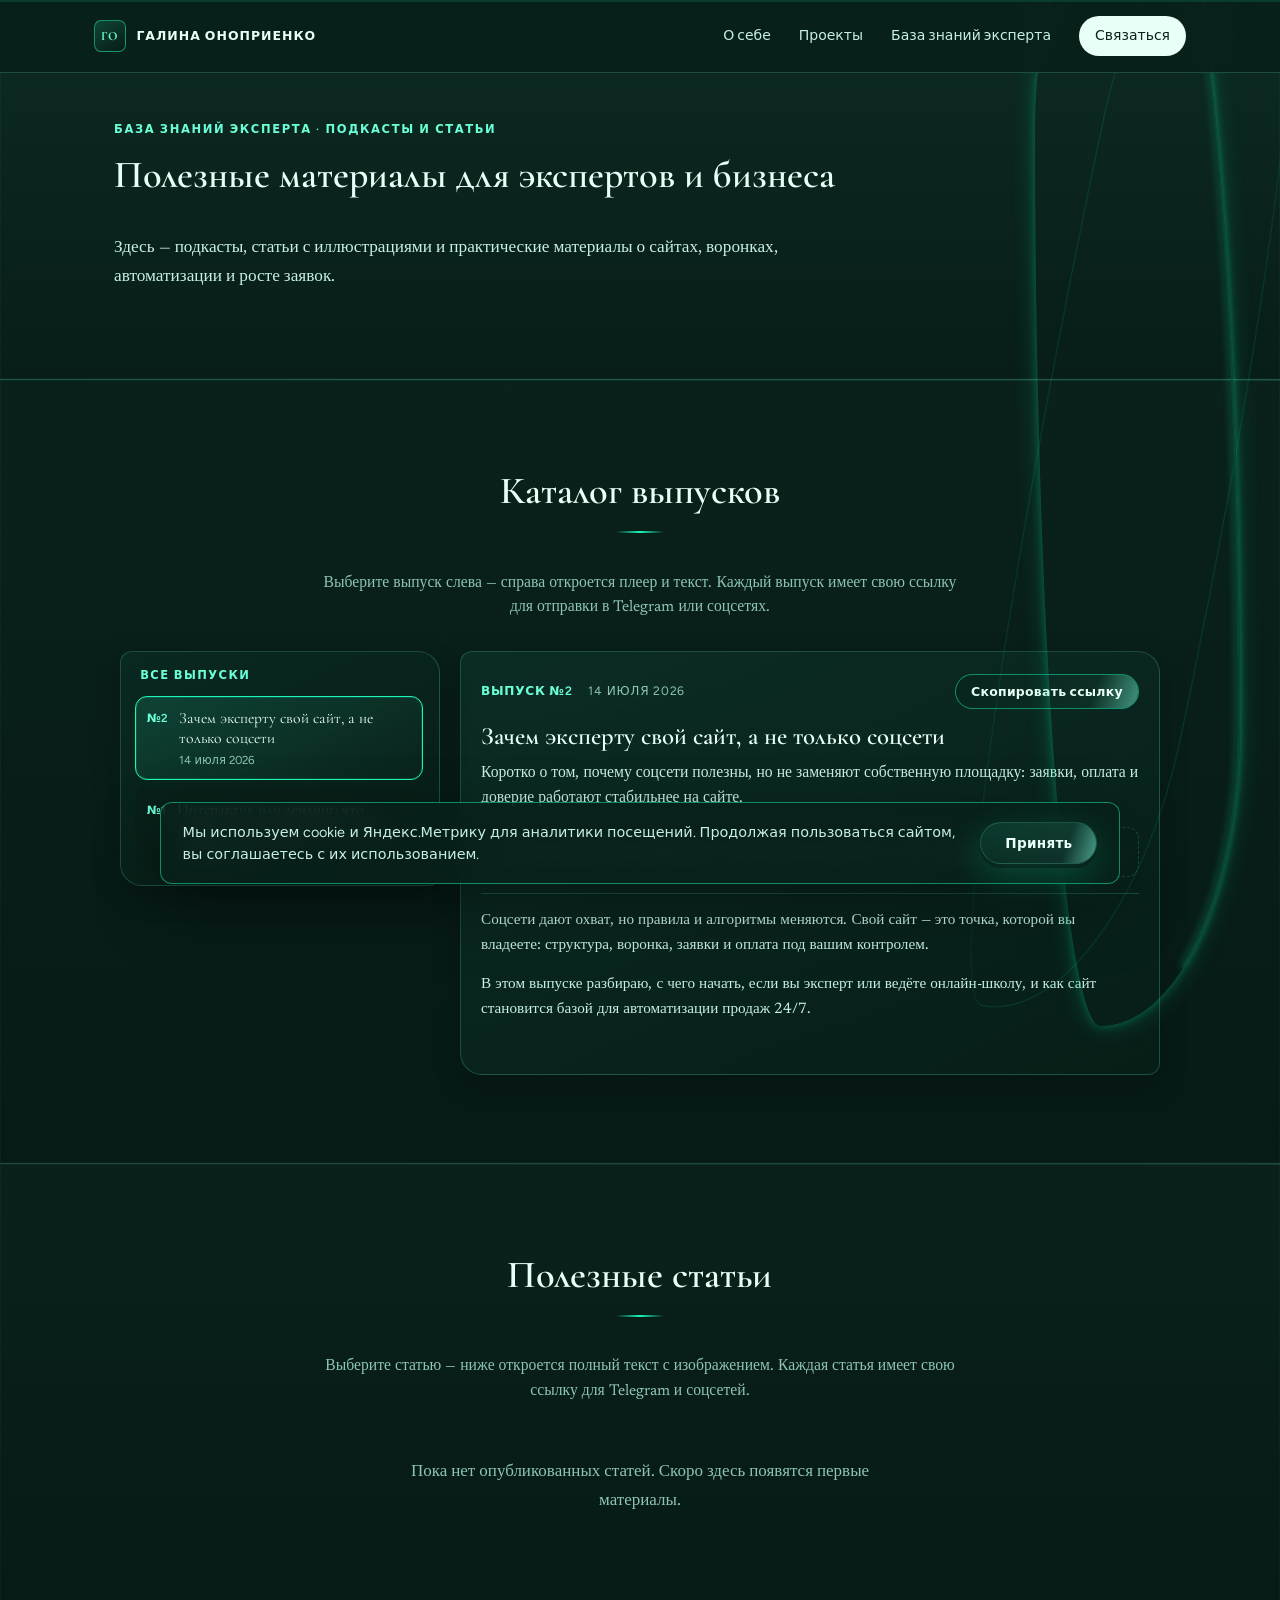
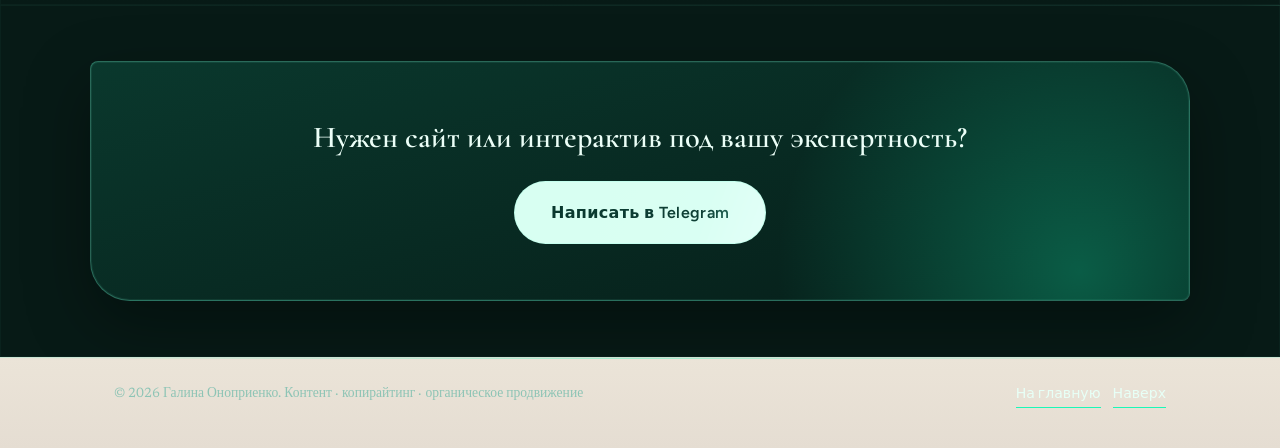
<file: blog.html>
<!DOCTYPE html>
<html lang="ru">
<head>
  <meta charset="UTF-8" />
  <meta name="viewport" content="width=device-width, initial-scale=1.0" />
  <meta name="description" content="База знаний эксперта Галины Оноприенко — подкасты и материалы о сайтах, воронках и продажах для экспертов и бизнеса." />
  <meta name="author" content="Галина Оноприенко" />
  <meta property="og:title" content="База знаний эксперта — Галина Оноприенко" />
  <meta property="og:description" content="Подкасты и полезные материалы о сайтах, автоматизации и росте заявок." />
  <meta property="og:type" content="website" />
  <title>База знаний эксперта — Галина Оноприенко</title>
  <link rel="preconnect" href="https://fonts.googleapis.com" />
  <link rel="preconnect" href="https://fonts.gstatic.com" crossorigin />
  <link href="https://fonts.googleapis.com/css2?family=Cormorant+Garamond:ital,wght@0,500;0,600;0,700;1,500&family=Figtree:wght@400;500;600&family=Newsreader:ital,wght@0,400;0,500;0,600;1,400&display=swap" rel="stylesheet" />
  <link rel="stylesheet" href="css/styles.css" />
</head>
<body class="page">
  <a class="skip-link" href="#main">К основному содержанию</a>
  <div class="scroll-progress" id="scroll-progress" aria-hidden="true" role="presentation">
    <div class="scroll-progress__bar" id="scroll-progress-bar"></div>
  </div>
  <div class="neuroline" aria-hidden="true">
    <span class="neuroline__beam neuroline__beam--core"></span>
    <span class="neuroline__beam neuroline__beam--glow"></span>
  </div>

  <header class="header" id="top">
    <div class="header__inner">
      <div class="header__brand">
        <a href="index.html" class="header__brand-link" aria-label="Галина Оноприенко — на главную">
          <span class="header__logo" aria-hidden="true">ГО</span>
          <span class="header__name">Галина Оноприенко</span>
        </a>
      </div>
      <nav class="header__nav" aria-label="Навигация по сайту">
        <a href="index.html#about" class="header__link">О себе</a>
        <a href="index.html#projects" class="header__link">Проекты</a>
        <a href="blog.html" class="header__link header__link--active" aria-current="page">База знаний эксперта</a>
        <a href="index.html#contact" class="header__link header__link--cta header__link--magnetic">Связаться</a>
      </nav>
      <button class="header__menu-btn" type="button" aria-expanded="false" aria-controls="mobile-nav" aria-label="Открыть меню">
        <span class="header__menu-line"></span>
        <span class="header__menu-line"></span>
      </button>
    </div>
    <div class="mobile-nav" id="mobile-nav" hidden>
      <a href="index.html#about" class="mobile-nav__link">О себе</a>
      <a href="index.html#projects" class="mobile-nav__link">Проекты</a>
      <a href="blog.html" class="mobile-nav__link mobile-nav__link--active" aria-current="page">База знаний эксперта</a>
      <a href="index.html#contact" class="mobile-nav__link mobile-nav__link--cta mobile-nav__link--magnetic">Связаться</a>
    </div>
  </header>

  <main id="main">
    <section class="section blog-hero" aria-labelledby="blog-title">
      <div class="container">
        <p class="blog-hero__label reveal">База знаний эксперта · подкасты и статьи</p>
        <h1 class="section__title reveal" id="blog-title">Полезные материалы для экспертов и бизнеса</h1>
        <p class="blog-hero__lead reveal">
          Здесь — подкасты, статьи с иллюстрациями и практические материалы о сайтах, воронках, автоматизации и росте заявок.
        </p>
      </div>
    </section>

    <section class="section blog-feed" aria-labelledby="podcasts-title">
      <div class="container">
        <h2 class="section__title section__title--center reveal" id="podcasts-title">Каталог выпусков</h2>
        <p class="blog-feed__hint reveal">Выберите выпуск слева — справа откроется плеер и текст. Каждый выпуск имеет свою ссылку для отправки в Telegram или соцсетях.</p>
        <div class="podcast-catalog reveal" id="podcast-catalog" hidden>
          <nav class="podcast-catalog__nav" id="podcast-nav" aria-label="Список выпусков"></nav>
          <article class="podcast-player" id="podcast-player" aria-live="polite"></article>
        </div>
        <p class="blog-feed__empty" id="podcast-empty" hidden>Пока нет опубликованных выпусков. Скоро здесь появятся первые подкасты.</p>
      </div>
    </section>

    <section class="section blog-feed blog-feed--articles" aria-labelledby="articles-title">
      <div class="container">
        <h2 class="section__title section__title--center reveal" id="articles-title">Полезные статьи</h2>
        <p class="blog-feed__hint reveal">Выберите статью — ниже откроется полный текст с изображением. Каждая статья имеет свою ссылку для Telegram и соцсетей.</p>
        <div class="articles-grid reveal" id="articles-grid" hidden></div>
        <article class="article-reader reveal" id="article-reader" hidden aria-live="polite"></article>
        <p class="blog-feed__empty" id="articles-empty" hidden>Пока нет опубликованных статей. Скоро здесь появятся первые материалы.</p>
      </div>
    </section>

    <section class="section cta-section" aria-labelledby="blog-cta-title">
      <div class="container cta-section__box reveal">
        <h2 class="cta-section__title" id="blog-cta-title">Нужен сайт или интерактив под вашу экспертность?</h2>
        <a href="https://telegram.me/galina1901" class="btn btn--primary btn--large btn--magnetic" target="_blank" rel="noopener noreferrer">Написать в Telegram</a>
      </div>
    </section>
  </main>

  <footer class="footer">
    <div class="container footer__inner">
      <p class="footer__copy">© <span id="year"></span> Галина Оноприенко. Контент · копирайтинг · органическое продвижение</p>
      <div class="footer__actions">
        <a href="index.html" class="footer__up">На главную</a>
        <a href="#top" class="footer__up">Наверх</a>
      </div>
    </div>
  </footer>

  <div class="cookie-banner" id="cookie-banner" role="dialog" aria-labelledby="cookie-title" aria-describedby="cookie-desc" aria-live="polite" hidden>
    <div class="cookie-banner__inner">
      <p class="cookie-banner__title" id="cookie-title">Уведомление о cookie</p>
      <p class="cookie-banner__text" id="cookie-desc">
        Мы используем cookie и Яндекс.Метрику для аналитики посещений. Продолжая пользоваться сайтом, вы соглашаетесь с их использованием.
      </p>
      <button type="button" class="btn btn--primary cookie-banner__btn" id="cookie-accept">Принять</button>
    </div>
  </div>

  <script src="js/metrika-config.js"></script>
  <script src="js/supabase-config.js"></script>
  <script src="js/podcasts.js"></script>
  <script src="js/articles.js"></script>
  <script src="js/main.js"></script>
</body>
</html>
</file>
<file: css/styles.css>
/* Галина Оноприенко — editorial luxury: глубина, текстура, без «шаблонного» плоского UI */
/* Заголовки: Cormorant Garamond (--font-serif) — без изменений стека */
:root {
  --bg: #071a16;
  --bg-elevated: #0c241e;
  --bg-warm: linear-gradient(152deg, #0e2e26 0%, #0b261f 38%, #081d18 100%);
  --surface: rgba(8, 32, 26, 0.78);
  --surface-solid: #0b231d;
  --champagne: #1bf7b8;
  --champagne-light: #6bffd7;
  --chocolate: #e7fff6;
  --chocolate-mid: #c7efe3;
  --chocolate-muted: #8dc4b5;
  --cream: #0f3129;
  --ink-accent: #63ffd0;
  --neon-blue: #0b3e33;
  --neon-blue-bright: #12dca2;
  --neon-blue-soft: rgba(18, 220, 162, 0.28);
  --line: rgba(107, 255, 215, 0.2);
  --line-strong: rgba(27, 247, 184, 0.5);
  --shadow: 0 24px 64px rgba(0, 0, 0, 0.35);
  --shadow-hover: 0 32px 80px rgba(8, 255, 180, 0.15);
  --shadow-lift: 0 4px 0 rgba(6, 26, 21, 0.5);
  --radius: 22px;
  --radius-sm: 12px;
  --font-body: "Newsreader", "Georgia", serif;
  --font-ui: "Figtree", system-ui, sans-serif;
  --font-serif: "Cormorant Garamond", "Times New Roman", serif;
  --transition: 0.5s cubic-bezier(0.22, 1, 0.36, 1);
  --header-h: 72px;
  --noise: url("data:image/svg+xml,%3Csvg viewBox='0 0 256 256' xmlns='http://www.w3.org/2000/svg'%3E%3Cfilter id='n'%3E%3CfeTurbulence type='fractalNoise' baseFrequency='0.85' numOctaves='4' stitchTiles='stitch'/%3E%3C/filter%3E%3Crect width='100%25' height='100%25' filter='url(%23n)' opacity='0.5'/%3E%3C/svg%3E");
}

*,
*::before,
*::after {
  box-sizing: border-box;
}

html {
  scroll-behavior: smooth;
}

@media (prefers-reduced-motion: reduce) {
  html {
    scroll-behavior: auto;
  }
  .reveal {
    opacity: 1 !important;
    transform: none !important;
  }
  .card,
  .project,
  .features__item,
  .process__step,
  .audience__chip {
    transition: none;
  }
  .hero__bg::after {
    animation: none;
  }
  .hero__photo-wrap:hover .hero__photo,
  .hero__photo {
    transform: none;
  }
  .hero__photo:hover {
    transform: none;
  }
}

body {
  margin: 0;
  font-family: var(--font-body);
  font-weight: 400;
  font-size: 1.0625rem;
  line-height: 1.7;
  color: var(--chocolate-mid);
  background: radial-gradient(circle at 10% 0%, rgba(18, 220, 162, 0.08) 0%, transparent 35%), var(--bg);
  -webkit-font-smoothing: antialiased;
}

/* Зерно под контентом (::before рисуется до дочерних блоков) */
body.page::before {
  content: "";
  position: fixed;
  inset: 0;
  z-index: 0;
  pointer-events: none;
  opacity: 0.038;
  background-image: var(--noise);
  background-size: 200px 200px;
  mix-blend-mode: multiply;
}

/* Якоря: фиксированная шапка не перекрывает заголовок секции */
section[id] {
  scroll-margin-top: calc(var(--header-h) + 0.75rem);
}

/* Прогресс чтения страницы */
.scroll-progress {
  position: fixed;
  top: 0;
  left: 0;
  right: 0;
  z-index: 150;
  height: 2px;
  pointer-events: none;
  background: rgba(15, 245, 182, 0.12);
}

.scroll-progress__bar {
  height: 100%;
  width: 100%;
  transform-origin: 0 50%;
  transform: scaleX(0);
  background: linear-gradient(90deg, #10c491, #79ffd9, #10c491);
  box-shadow: 0 0 20px rgba(18, 220, 162, 0.6);
  transition: transform 0.08s ease-out;
}

/* Темно-синяя неоновая нейролиния */
.neuroline {
  position: fixed;
  top: -14vh;
  right: clamp(0.2rem, 4vw, 2.5rem);
  width: clamp(120px, 16vw, 220px);
  height: 128vh;
  pointer-events: none;
  z-index: 2;
  opacity: 0.72;
}

.neuroline::before {
  content: "";
  position: absolute;
  inset: 0;
  border-radius: 60% 40% 68% 32% / 22% 74% 26% 78%;
  border: 1px solid rgba(18, 220, 162, 0.25);
  transform: rotate(12deg);
  filter: blur(0.2px);
}

.neuroline__beam {
  position: absolute;
  inset: 0;
  display: block;
  border-radius: 60% 40% 68% 32% / 22% 74% 26% 78%;
}

.neuroline__beam--core {
  border: 2px solid transparent;
  border-right-color: var(--neon-blue);
  border-top-color: rgba(18, 220, 162, 0.78);
  box-shadow: 0 0 10px rgba(18, 220, 162, 0.44), 0 0 26px rgba(18, 220, 162, 0.3);
  animation: neuroline-drift 12s ease-in-out infinite;
}

.neuroline__beam--glow {
  border: 6px solid transparent;
  border-right-color: var(--neon-blue-soft);
  border-top-color: rgba(121, 255, 217, 0.2);
  filter: blur(3px);
  animation: neuroline-pulse 5.5s ease-in-out infinite;
}

@keyframes neon-run {
  0% {
    background-position: -220% 0;
  }
  100% {
    background-position: 220% 0;
  }
}

@keyframes neon-border-sweep {
  0%,
  100% {
    opacity: 0.45;
    filter: drop-shadow(0 0 4px rgba(18, 220, 162, 0.3));
  }
  50% {
    opacity: 1;
    filter: drop-shadow(0 0 14px rgba(121, 255, 217, 0.6));
  }
}

@keyframes neuroline-drift {
  0%,
  100% {
    transform: translateY(0) translateX(0) rotate(10deg) scale(1);
    opacity: 0.7;
  }
  50% {
    transform: translateY(2.5%) translateX(-4%) rotate(14deg) scale(1.03);
    opacity: 0.95;
  }
}

@keyframes neuroline-pulse {
  0%,
  100% {
    transform: translateY(0) rotate(8deg) scale(1);
    opacity: 0.38;
  }
  50% {
    transform: translateY(-1.2%) rotate(12deg) scale(1.05);
    opacity: 0.75;
  }
}

@media (max-width: 900px) {
  .neuroline {
    right: -2.5rem;
    width: clamp(90px, 24vw, 150px);
    opacity: 0.5;
  }
}

@media (prefers-reduced-motion: reduce) {
  .scroll-progress__bar {
    transition: none;
  }
  .neuroline__beam--core,
  .neuroline__beam--glow {
    animation: none;
  }
  .btn::before,
  .section::after,
  .section::before {
    animation: none;
  }
}

.skip-link {
  position: absolute;
  top: -100px;
  left: 1rem;
  z-index: 200;
  padding: 0.75rem 1rem;
  background: var(--chocolate);
  color: var(--surface-solid);
  border-radius: var(--radius-sm);
  text-decoration: none;
  font-size: 0.875rem;
  transition: top 0.2s;
}

.skip-link:focus {
  top: 1rem;
  outline: 2px solid var(--champagne);
  outline-offset: 2px;
}

.container {
  width: 100%;
  max-width: 1100px;
  margin: 0 auto;
  padding: 0 1.5rem;
}

/* Header */
.header {
  position: fixed;
  top: 0;
  left: 0;
  right: 0;
  z-index: 100;
  background: rgba(8, 31, 25, 0.82);
  backdrop-filter: blur(14px);
  -webkit-backdrop-filter: blur(14px);
  border-bottom: 1px solid var(--line);
  transition: box-shadow var(--transition);
}

.header.is-scrolled {
  box-shadow: 0 8px 32px rgba(0, 0, 0, 0.35);
}

.header__inner {
  max-width: 1140px;
  margin: 0 auto;
  padding: 1rem 1.5rem;
  display: flex;
  align-items: center;
  justify-content: space-between;
  gap: 1rem;
}

.header__brand {
  display: flex;
  align-items: center;
  min-width: 0;
}

.header__brand-link {
  display: inline-flex;
  align-items: center;
  gap: 0.65rem;
  color: inherit;
  text-decoration: none;
  min-width: 0;
}

.header__brand-link:hover .header__name {
  color: var(--champagne-light);
}

.header__brand-link:hover .header__logo {
  border-color: var(--champagne);
  box-shadow: 0 0 0 1px rgba(27, 247, 184, 0.18);
}

.header__logo {
  flex-shrink: 0;
  display: inline-flex;
  align-items: center;
  justify-content: center;
  width: 2rem;
  height: 2rem;
  border-radius: 0.45rem;
  border: 1px solid var(--line-strong);
  background: linear-gradient(145deg, rgba(16, 72, 58, 0.95), rgba(8, 28, 22, 0.98));
  font-family: var(--font-serif);
  font-size: 0.78rem;
  font-weight: 700;
  letter-spacing: 0.04em;
  line-height: 1;
  color: var(--champagne-light);
  transition: border-color 0.2s, box-shadow 0.2s;
}

.header__name {
  font-family: var(--font-ui);
  font-size: 0.78rem;
  font-weight: 600;
  letter-spacing: 0.08em;
  text-transform: uppercase;
  color: var(--chocolate);
  white-space: nowrap;
  overflow: hidden;
  text-overflow: ellipsis;
  transition: color 0.2s;
}

.header__name--link {
  color: inherit;
  text-decoration: none;
  transition: color 0.2s;
}

.header__name--link:hover {
  color: var(--champagne-light);
}

.header__link--active,
.mobile-nav__link--active {
  color: var(--chocolate);
}

.header__link--active::after {
  width: 100%;
}

.header__tag {
  font-weight: 400;
  color: var(--chocolate-muted);
}

.header__divider {
  color: var(--champagne);
  opacity: 0.6;
}

.header__nav {
  display: none;
  align-items: center;
  gap: 1.75rem;
}

.header__link {
  font-family: var(--font-ui);
  font-size: 0.875rem;
  color: var(--chocolate-mid);
  text-decoration: none;
  position: relative;
  padding: 0.25rem 0;
  transition: color var(--transition);
}

.header__link::after {
  content: "";
  position: absolute;
  left: 0;
  bottom: 0;
  width: 0;
  height: 1px;
  background: var(--champagne);
  transition: width var(--transition);
}

.header__link:hover {
  color: var(--chocolate);
}

.header__link:hover::after {
  width: 100%;
}

.header__link--cta {
  padding: 0.5rem 1rem;
  background: var(--chocolate);
  color: var(--surface-solid);
  border-radius: 999px;
  font-weight: 500;
}

.header__link--cta::after {
  display: none;
}

.header__link--cta:hover {
  background: var(--chocolate-mid);
  color: var(--surface-solid);
}

.header__menu-btn {
  display: flex;
  flex-direction: column;
  justify-content: center;
  gap: 6px;
  width: 44px;
  height: 44px;
  border: 1px solid var(--line);
  border-radius: var(--radius-sm);
  background: var(--surface-solid);
  cursor: pointer;
  padding: 0 10px;
}

.header__menu-line {
  display: block;
  height: 1.5px;
  width: 100%;
  background: var(--chocolate);
  border-radius: 1px;
  transition: transform 0.3s, opacity 0.3s;
}

.header__menu-btn[aria-expanded="true"] .header__menu-line:first-child {
  transform: translateY(3.5px) rotate(45deg);
}

.header__menu-btn[aria-expanded="true"] .header__menu-line:last-child {
  transform: translateY(-3.5px) rotate(-45deg);
}

.mobile-nav {
  display: flex;
  flex-direction: column;
  padding: 0 1.5rem 1.5rem;
  gap: 0.5rem;
  background: rgba(7, 27, 22, 0.96);
  border-bottom: 1px solid var(--line);
  animation: slideDown 0.3s ease;
}

.mobile-nav[hidden] {
  display: none;
}

.mobile-nav__link {
  font-family: var(--font-ui);
  font-size: 1rem;
  color: var(--chocolate-mid);
  text-decoration: none;
  padding: 0.65rem 0;
  border-bottom: 1px solid var(--line);
  transition: color 0.2s, padding-left 0.2s;
}

.mobile-nav__link:hover,
.mobile-nav__link:focus {
  color: var(--chocolate);
  padding-left: 0.25rem;
}

.mobile-nav__link--cta {
  color: var(--chocolate);
  font-weight: 500;
  margin-top: 0.5rem;
  border: 1px solid var(--chocolate);
  border-radius: var(--radius-sm);
  text-align: center;
  padding: 0.75rem;
  border-bottom-width: 1px;
}

@keyframes slideDown {
  from {
    opacity: 0;
    transform: translateY(-8px);
  }
  to {
    opacity: 1;
    transform: none;
  }
}

@media (min-width: 900px) {
  .header__nav {
    display: flex;
  }
  .header__menu-btn {
    display: none;
  }
  .mobile-nav {
    display: none !important;
  }
}

/* Hero: mesh + кадр — асимметрия, не «карточка по центру» */
@keyframes hero-orb {
  0%,
  100% {
    transform: translate(0, 0) scale(1);
    opacity: 0.9;
  }
  50% {
    transform: translate(2%, -3%) scale(1.04);
    opacity: 1;
  }
}

.hero {
  position: relative;
  min-height: 100vh;
  min-height: 100dvh;
  display: flex;
  align-items: center;
  padding: calc(var(--header-h) + 2.5rem) 0 4.5rem;
  overflow: hidden;
}

.hero__bg {
  position: absolute;
  inset: 0;
  background: var(--bg-warm);
  z-index: 0;
}

.hero__bg::after {
  content: "";
  position: absolute;
  top: 8%;
  right: -5%;
  width: 55%;
  max-width: 520px;
  aspect-ratio: 1;
  background: radial-gradient(circle at 40% 40%, rgba(184, 150, 92, 0.22) 0%, transparent 65%);
  pointer-events: none;
  animation: hero-orb 18s ease-in-out infinite;
}

/* Второй слой: «стекло» и холодный блик */
.hero__mesh {
  position: absolute;
  inset: 0;
  z-index: 0;
  pointer-events: none;
  background: radial-gradient(ellipse 80% 50% at 0% 100%, rgba(46, 35, 28, 0.06) 0%, transparent 50%),
    radial-gradient(ellipse 60% 40% at 100% 0%, rgba(184, 150, 92, 0.08) 0%, transparent 45%);
  mix-blend-mode: multiply;
}

/* Декоративная «рамка» — editorial */
.hero__frame {
  position: absolute;
  inset: clamp(1rem, 4vw, 2.5rem);
  z-index: 0;
  pointer-events: none;
  border: 1px solid rgba(184, 150, 92, 0.22);
  border-radius: 2px 32px 2px 32px;
  opacity: 0.75;
  box-shadow: inset 0 0 0 1px rgba(255, 255, 255, 0.25);
}

.hero__frame::before {
  content: "";
  position: absolute;
  top: 0;
  left: 12%;
  width: 1px;
  height: 28%;
  background: linear-gradient(180deg, var(--champagne) 0%, transparent 100%);
  opacity: 0.5;
}

/* Сетка: текст + портрет в фирменной «рамке» */
.hero__layout {
  position: relative;
  z-index: 1;
  display: grid;
  grid-template-columns: 1fr;
  gap: 2.25rem 2.5rem;
  align-items: center;
  max-width: 1140px;
  margin: 0 auto;
}

@media (min-width: 900px) {
  .hero__layout {
    grid-template-columns: minmax(0, 1.05fr) minmax(220px, 0.4fr);
    gap: 1.5rem 2.5rem;
    align-items: center;
  }
}

.hero__text {
  position: relative;
  max-width: 38rem;
  margin: 0;
  padding-left: clamp(1.25rem, 4vw, 3.25rem);
}

.hero__text::before {
  content: "";
  position: absolute;
  left: 0;
  top: 0.1em;
  bottom: 0.5rem;
  width: 3px;
  background: linear-gradient(180deg, var(--champagne) 0%, rgba(184, 150, 92, 0.25) 55%, rgba(184, 150, 92, 0) 100%);
  border-radius: 3px;
  opacity: 0.95;
}

@media (min-width: 700px) {
  .hero__text {
    margin-left: clamp(0, 1vw, 0.5rem);
  }
}

/* Портрет: мягкий «капсула + золото», свечение в тон сайта */
.hero__photo-wrap {
  position: relative;
  justify-self: center;
  width: 100%;
  max-width: 320px;
  padding: 0.5rem;
}

@media (min-width: 900px) {
  .hero__photo-wrap {
    justify-self: end;
    max-width: min(100%, 340px);
    margin-top: 0.5rem;
  }
}

.hero__photo-ring {
  position: absolute;
  inset: 0;
  z-index: 0;
  border-radius: 50% 42% 48% 52% / 45% 48% 52% 55%;
  background: conic-gradient(
    from 210deg,
    rgba(184, 150, 92, 0.35) 0%,
    rgba(255, 250, 244, 0.5) 25%,
    rgba(184, 150, 92, 0.2) 50%,
    rgba(46, 35, 28, 0.08) 75%,
    rgba(184, 150, 92, 0.3) 100%
  );
  filter: blur(0.5px);
  transform: scale(1.04) rotate(-3deg);
  animation: hero-photo-aura 20s ease-in-out infinite;
}

@media (prefers-reduced-motion: reduce) {
  .hero__photo-ring {
    animation: none;
  }
}

@keyframes hero-photo-aura {
  0%,
  100% {
    transform: scale(1.04) rotate(-3deg);
    opacity: 0.9;
  }
  50% {
    transform: scale(1.08) rotate(2deg);
    opacity: 1;
  }
}

.hero__photo {
  position: relative;
  z-index: 1;
  border-radius: 50% 40% 45% 55% / 48% 52% 48% 52%;
  overflow: hidden;
  aspect-ratio: 3 / 4;
  max-height: min(78vh, 520px);
  border: 1px solid rgba(121, 255, 217, 0.45);
  background: linear-gradient(145deg, #103a2f, #0b2a23);
  box-shadow: 0 8px 0 rgba(0, 0, 0, 0.18), 0 24px 56px rgba(0, 0, 0, 0.35), 0 0 0 1px rgba(121, 255, 217, 0.25) inset;
  transition: transform 0.6s cubic-bezier(0.22, 1, 0.36, 1), box-shadow 0.5s;
}

.hero__photo-wrap:hover .hero__photo {
  transform: scale(1.02) translateY(-4px);
  box-shadow: 0 10px 0 rgba(0, 0, 0, 0.25), 0 32px 70px rgba(0, 0, 0, 0.42), 0 0 0 1px rgba(121, 255, 217, 0.35) inset;
}

.hero__img {
  display: block;
  width: 100%;
  height: 100%;
  object-fit: cover;
  object-position: center 18%;
  transform: scale(1.02);
}

.hero__photo-hint {
  position: absolute;
  z-index: 2;
  bottom: 0.35rem;
  right: 0.5rem;
  left: auto;
  margin: 0;
  padding: 0.35rem 0.6rem;
  font-family: var(--font-ui);
  font-size: 0.62rem;
  font-weight: 600;
  letter-spacing: 0.12em;
  text-transform: uppercase;
  color: var(--chocolate-muted);
  background: rgba(255, 250, 244, 0.82);
  border: 1px solid rgba(184, 150, 92, 0.25);
  border-radius: 6px 14px 6px 10px;
  backdrop-filter: blur(8px);
  box-shadow: 0 2px 12px rgba(46, 35, 28, 0.06);
  pointer-events: none;
}

.hero__badge {
  display: inline-flex;
  align-items: center;
  gap: 0.65rem;
  font-family: var(--font-ui);
  font-size: 0.72rem;
  font-weight: 500;
  letter-spacing: 0.14em;
  text-transform: uppercase;
  color: var(--chocolate-muted);
  margin-bottom: 1.5rem;
  padding-bottom: 0.6rem;
  position: relative;
}

.hero__badge::after {
  content: "";
  position: absolute;
  left: 0;
  bottom: 0;
  width: min(200px, 50vw);
  height: 1px;
  background: linear-gradient(90deg, var(--champagne) 0%, rgba(184, 150, 92, 0) 100%);
  animation-delay: 0.05s;
}

.hero__title {
  font-family: var(--font-serif);
  font-size: clamp(2rem, 4.2vw, 3.15rem);
  font-weight: 600;
  line-height: 1.18;
  color: var(--chocolate);
  margin: 0 0 1.35rem;
  letter-spacing: -0.02em;
  text-wrap: balance;
  animation-delay: 0.1s;
}

.hero__subtitle {
  font-size: 1.18rem;
  color: var(--chocolate-mid);
  max-width: 32em;
  margin: 0 0 2.6rem;
  font-weight: 400;
  font-style: italic;
  line-height: 1.6;
  animation-delay: 0.2s;
}

.hero__actions {
  display: flex;
  flex-wrap: wrap;
  gap: 0.9rem 1rem;
  animation-delay: 0.3s;
}

/* Buttons */
.btn {
  display: inline-flex;
  align-items: center;
  justify-content: center;
  padding: 0.92rem 1.85rem;
  font-family: var(--font-ui);
  font-size: 0.9rem;
  font-weight: 600;
  letter-spacing: 0.02em;
  text-decoration: none;
  border-radius: 999px;
  border: 1px solid rgba(121, 255, 217, 0.2);
  cursor: pointer;
  transition: transform 0.35s cubic-bezier(0.22, 1, 0.36, 1), box-shadow 0.35s, background 0.25s, color 0.25s;
  position: relative;
  overflow: hidden;
}

.btn--primary {
  background: linear-gradient(165deg, #0b3a2e 0%, #08231d 100%);
  color: #e9fff8;
  box-shadow: var(--shadow-lift), 0 12px 36px rgba(8, 255, 180, 0.2);
}

.btn--primary:hover {
  transform: translateY(-3px);
  box-shadow: var(--shadow-hover);
  background: linear-gradient(165deg, #0f5a47 0%, #0a2a23 100%);
}

.btn--primary:active {
  transform: translateY(0);
}

.btn--ghost {
  background: rgba(7, 35, 28, 0.55);
  color: var(--chocolate);
  border: 1px solid var(--line-strong);
  backdrop-filter: blur(6px);
}

.btn--ghost:hover {
  background: rgba(12, 54, 43, 0.8);
  border-color: var(--champagne);
  transform: translateY(-3px);
}

.btn::before {
  content: "";
  position: absolute;
  inset: -1px;
  border-radius: inherit;
  pointer-events: none;
  background: linear-gradient(110deg, transparent 0%, rgba(121, 255, 217, 0.05) 35%, rgba(121, 255, 217, 0.65) 50%, rgba(121, 255, 217, 0.05) 65%, transparent 100%);
  background-size: 220% 100%;
  mix-blend-mode: screen;
  animation: neon-run 2.8s linear infinite;
}

.btn--large {
  padding: 1.05rem 2.25rem;
  font-size: 1rem;
}

/* Магнит к кнопке (только pointer: fine, см. main.js) */
.btn--magnetic {
  --mx: 0px;
  --my: 0px;
  will-change: transform;
}

a.btn--magnetic,
button.btn--magnetic {
  transform: translate3d(var(--mx), var(--my), 0);
}

a.btn--primary.btn--magnetic:hover {
  transform: translate3d(var(--mx), var(--my), 0) translateY(-3px);
}

a.btn--ghost.btn--magnetic:hover {
  transform: translate3d(var(--mx), var(--my), 0) translateY(-3px);
}

a.btn--primary.btn--magnetic:active,
button.btn--primary.btn--magnetic:active {
  transform: translate3d(var(--mx), var(--my), 0) translateY(0);
}

button.btn--primary.btn--magnetic:hover {
  transform: translate3d(var(--mx), var(--my), 0) translateY(-3px);
}

.cta-section a.btn--primary.btn--magnetic:hover {
  transform: translate3d(var(--mx), var(--my), 0) translateY(-2px);
}

.header__link--magnetic {
  --mx: 0px;
  --my: 0px;
  transform: translate3d(var(--mx), var(--my), 0);
  transition: transform 0.2s ease-out, background 0.2s, color 0.2s;
}

.header__link--magnetic:hover {
  transform: translate3d(var(--mx), var(--my), 0);
}

.mobile-nav__link--magnetic {
  --mx: 0px;
  --my: 0px;
  transition: transform 0.2s ease-out;
}

.mobile-nav__link--magnetic:hover {
  transform: translate3d(var(--mx), var(--my), 0);
}

@media (prefers-reduced-motion: reduce) {
  .btn--magnetic,
  .header__link--magnetic,
  .mobile-nav__link--magnetic {
    transform: none !important;
  }
}

.hero__num {
  display: inline-block;
  min-width: 0.5em;
  font-variant-numeric: tabular-nums;
  font-weight: 600;
  color: var(--chocolate);
}

/* Sections */
.section {
  padding: 5.5rem 0;
  position: relative;
  overflow: hidden;
}

.section::after {
  content: "";
  position: absolute;
  top: 0;
  left: -40%;
  width: 180%;
  height: 1px;
  pointer-events: none;
  background: linear-gradient(90deg, transparent 0%, rgba(121, 255, 217, 0.05) 38%, rgba(121, 255, 217, 0.85) 50%, rgba(121, 255, 217, 0.05) 62%, transparent 100%);
  background-size: 200% 100%;
  animation: neon-run 5.5s linear infinite;
}

.section::before {
  content: "";
  position: absolute;
  inset: 0;
  pointer-events: none;
  border: 1px solid rgba(121, 255, 217, 0.06);
  opacity: 0.6;
  animation: neon-border-sweep 6s ease-in-out infinite;
}

.section__title {
  font-family: var(--font-serif);
  font-size: clamp(1.75rem, 3.2vw, 2.4rem);
  font-weight: 600;
  color: var(--chocolate);
  line-height: 1.22;
  margin: 0 0 2.25rem;
  max-width: 20em;
  position: relative;
  text-wrap: balance;
}

/* Редакционная «метка» под центрированными заголовками */
.section__title--center {
  text-align: center;
  margin-left: auto;
  margin-right: auto;
  max-width: 22em;
  padding-bottom: 1.1rem;
}

.section__title--center::after {
  content: "";
  display: block;
  width: 48px;
  height: 2px;
  margin: 1rem auto 0;
  background: linear-gradient(90deg, transparent, var(--champagne), transparent);
  border-radius: 1px;
}

/* About */
.about {
  background: linear-gradient(180deg, #0d2b23 0%, #0a211b 100%);
  border-top: 1px solid var(--line);
  border-bottom: 1px solid var(--line);
  position: relative;
}

.about::before {
  content: "";
  position: absolute;
  top: 0;
  right: 8%;
  width: 120px;
  height: 1px;
  background: linear-gradient(90deg, transparent, var(--champagne) 50%, transparent);
  opacity: 0.4;
  pointer-events: none;
}

.about__text p {
  margin: 0 0 1rem;
  max-width: 38em;
}

.about__list {
  margin: 0.5rem 0 1.5rem 1.15rem;
  padding: 0;
  color: var(--chocolate-mid);
}

.about__list li {
  margin-bottom: 0.4rem;
}

.about__list li::marker {
  color: var(--champagne);
}

.about__accent {
  font-size: 1.05rem;
  color: var(--chocolate);
}

.about__accent span {
  color: var(--champagne);
  font-weight: 500;
}

/* Why website now */
.importance {
  position: relative;
  overflow: hidden;
  background: linear-gradient(180deg, #0f3027 0%, #0a211b 100%);
  border-top: 1px solid var(--line);
  border-bottom: 1px solid var(--line);
}

.importance::before {
  content: "";
  position: absolute;
  left: -10%;
  top: -20%;
  width: 42%;
  aspect-ratio: 1;
  background: radial-gradient(circle, rgba(184, 150, 92, 0.13) 0%, transparent 70%);
  pointer-events: none;
}

.importance__lead {
  max-width: 46rem;
  margin: 0 auto 2rem;
  text-align: center;
  color: var(--chocolate-mid);
  font-size: 1.08rem;
}

.importance__grid {
  display: grid;
  grid-template-columns: repeat(auto-fit, minmax(230px, 1fr));
  gap: 1rem;
}

.importance__item {
  position: relative;
  background: linear-gradient(160deg, #12372d 0%, #0c2922 100%);
  border: 1px solid var(--line);
  border-radius: 10px var(--radius) 10px var(--radius);
  padding: 1.3rem 1.25rem;
  transition: transform var(--transition), box-shadow var(--transition), border-color 0.3s;
}

.importance__item::before {
  content: "";
  position: absolute;
  top: 0;
  left: 0;
  width: 54px;
  height: 2px;
  background: linear-gradient(90deg, var(--champagne), transparent);
  opacity: 0.6;
}

.importance__item:hover {
  transform: translateY(-4px);
  box-shadow: var(--shadow);
  border-color: rgba(184, 150, 92, 0.45);
}

.importance__item-title {
  margin: 0 0 0.5rem;
  font-family: var(--font-serif);
  font-size: 1.25rem;
  line-height: 1.25;
  color: var(--chocolate);
}

.importance__item-text {
  margin: 0;
  color: var(--chocolate-muted);
  line-height: 1.55;
  font-size: 0.97rem;
}

/* Cards */
.cards {
  display: grid;
  grid-template-columns: repeat(auto-fill, minmax(280px, 1fr));
  gap: 1.35rem;
}

.card {
  --card-accent: var(--champagne);
  position: relative;
  background: linear-gradient(150deg, #13392f 0%, #0e2c24 100%);
  border: 1px solid var(--line);
  border-radius: calc(var(--radius) + 2px) 4px var(--radius) 4px;
  padding: 1.85rem 1.5rem 1.75rem 1.65rem;
  box-shadow: 0 1px 0 rgba(255, 255, 255, 0.6) inset;
  transition: transform var(--transition), box-shadow var(--transition), border-color 0.35s;
}

.card::before {
  content: "";
  position: absolute;
  top: 0;
  left: 0;
  right: 0;
  height: 3px;
  border-radius: var(--radius) 4px 0 0;
  background: linear-gradient(90deg, transparent, rgba(184, 150, 92, 0.35) 20%, rgba(184, 150, 92, 0.15) 100%);
  opacity: 0;
  transition: opacity 0.35s;
}

.card:hover {
  transform: translateY(-5px) rotate(0deg);
  box-shadow: var(--shadow);
  border-color: rgba(184, 150, 92, 0.45);
}

.card:hover::before {
  opacity: 1;
}

.card__icon {
  color: var(--champagne);
  margin-bottom: 1rem;
  transition: transform 0.4s cubic-bezier(0.22, 1, 0.36, 1);
}

.card:hover .card__icon {
  transform: scale(1.06);
}

.card__title {
  font-family: var(--font-serif);
  font-size: 1.35rem;
  font-weight: 600;
  color: var(--chocolate);
  margin: 0 0 0.5rem;
}

.card__text {
  margin: 0;
  font-size: 0.95rem;
  color: var(--chocolate-muted);
  line-height: 1.55;
}

/* AI block */
.ai-block {
  position: relative;
  overflow: hidden;
  background: radial-gradient(ellipse 100% 80% at 50% 0%, rgba(121, 255, 217, 0.18) 0%, transparent 50%),
    linear-gradient(168deg, #104034 0%, #0b3027 40%, #08241d 100%);
  border-top: 1px solid var(--line);
  border-bottom: 1px solid var(--line);
}

.ai-block::after {
  content: "";
  position: absolute;
  right: -20%;
  bottom: -30%;
  width: 60%;
  max-width: 400px;
  aspect-ratio: 1;
  background: radial-gradient(circle, rgba(46, 35, 28, 0.07) 0%, transparent 70%);
  pointer-events: none;
}

.ai-block__inner {
  position: relative;
  z-index: 1;
  max-width: 640px;
  margin: 0 auto;
  text-align: center;
}

.ai-block__title {
  font-family: var(--font-serif);
  font-size: clamp(1.6rem, 2.8vw, 2.1rem);
  font-weight: 600;
  color: var(--chocolate);
  margin: 0 0 1.25rem;
  line-height: 1.3;
}

.ai-block__lead {
  color: var(--chocolate-mid);
  margin: 0 0 0.75rem;
}

.ai-block__list {
  list-style: none;
  margin: 0 0 1.75rem;
  padding: 0;
  text-align: left;
  display: inline-block;
}

.ai-block__list li {
  position: relative;
  padding-left: 1.5rem;
  margin-bottom: 0.5rem;
  color: var(--chocolate-mid);
}

.ai-block__list li::before {
  content: "";
  position: absolute;
  left: 0;
  top: 0.55em;
  width: 6px;
  height: 6px;
  background: var(--champagne);
  border-radius: 50%;
}

.ai-block__for {
  margin: 0;
  color: var(--chocolate);
}

/* Process */
.process__steps {
  list-style: none;
  margin: 0;
  padding: 0;
  display: grid;
  grid-template-columns: repeat(auto-fit, minmax(220px, 1fr));
  gap: 1.5rem;
}

.process__step {
  background: var(--surface);
  border: 1px solid var(--line);
  border-radius: 6px var(--radius) 6px var(--radius);
  padding: 1.5rem 1.35rem;
  transition: border-color 0.3s, background 0.3s, transform 0.35s, box-shadow 0.35s;
  backdrop-filter: blur(6px);
  box-shadow: 0 1px 0 rgba(255, 255, 255, 0.4) inset;
}

.process__step:hover {
  border-color: rgba(184, 150, 92, 0.5);
  transform: translateY(-4px);
  background: var(--surface-solid);
  box-shadow: 0 16px 40px rgba(32, 24, 18, 0.08);
}

.process__num {
  font-family: var(--font-serif);
  font-size: 0.9rem;
  color: var(--champagne);
  font-weight: 600;
  letter-spacing: 0.08em;
  display: block;
  margin-bottom: 0.5rem;
}

.process__name {
  font-family: var(--font-serif);
  font-size: 1.2rem;
  font-weight: 600;
  color: var(--chocolate);
  margin: 0 0 0.5rem;
}

.process__text {
  margin: 0;
  font-size: 0.92rem;
  color: var(--chocolate-muted);
}

/* Features */
.features__list {
  list-style: none;
  margin: 0;
  padding: 0;
  display: flex;
  flex-wrap: wrap;
  justify-content: center;
  gap: 0.75rem 1rem;
  max-width: 800px;
  margin: 0 auto;
}

.features__item {
  font-family: var(--font-ui);
  padding: 0.65rem 1.25rem;
  background: var(--surface-solid);
  border: 1px solid var(--line);
  border-radius: 999px;
  font-size: 0.9rem;
  font-weight: 500;
  letter-spacing: 0.01em;
  color: var(--chocolate-mid);
  transition: transform 0.3s, border-color 0.3s, box-shadow 0.3s;
}

.features__item:hover {
  transform: translateY(-2px) scale(1.02);
  border-color: var(--champagne-light);
  box-shadow: 0 6px 20px rgba(45, 35, 28, 0.06);
}

/* Projects */
.projects {
  background: linear-gradient(180deg, #0f2e26 0%, #0b231d 100%);
  border-top: 1px solid var(--line);
  border-bottom: 1px solid var(--line);
}

.projects__grid {
  display: grid;
  grid-template-columns: repeat(auto-fill, minmax(260px, 1fr));
  gap: 1.5rem;
}

.projects__note {
  margin-top: 1.5rem;
}

.projects__note a {
  color: var(--champagne-light);
}

.project {
  border-radius: 6px calc(var(--radius) + 4px) 6px var(--radius);
  border: 1px solid var(--line);
  overflow: hidden;
  background: linear-gradient(165deg, #12392f, #0d2821);
  transition: transform var(--transition), box-shadow var(--transition), border-color 0.35s;
}

.project--clickable {
  cursor: pointer;
}

.project--clickable:focus-visible {
  outline: 2px solid var(--champagne);
  outline-offset: 3px;
}

.project:hover {
  transform: translateY(-6px);
  box-shadow: var(--shadow);
  border-color: rgba(184, 150, 92, 0.35);
}

.project__visual {
  height: 126px;
  background: linear-gradient(135deg, #0f4638 0%, rgba(18, 220, 162, 0.22) 50%, #0e3128 100%),
    repeating-linear-gradient(-12deg, transparent, transparent 6px, rgba(121, 255, 217, 0.08) 6px, rgba(121, 255, 217, 0.08) 7px);
  position: relative;
  display: flex;
  align-items: center;
  justify-content: center;
}

.project__visual::after {
  content: "";
  position: absolute;
  inset: 0.95rem;
  border: 1px solid rgba(61, 47, 38, 0.1);
  border-radius: 8px;
  background: rgba(8, 33, 27, 0.25);
}

.project__icon {
  position: relative;
  z-index: 1;
  width: 66px;
  height: 66px;
  border-radius: 18px;
  display: inline-flex;
  align-items: center;
  justify-content: center;
  color: var(--champagne-light);
  background: linear-gradient(160deg, rgba(11, 54, 44, 0.9), rgba(8, 34, 27, 0.9));
  border: 1px solid rgba(121, 255, 217, 0.36);
  box-shadow: 0 0 18px rgba(18, 220, 162, 0.22), inset 0 0 12px rgba(121, 255, 217, 0.08);
}

.project__icon svg {
  filter: drop-shadow(0 0 8px rgba(121, 255, 217, 0.35));
}

.project__visual--2 {
  background: linear-gradient(135deg, #d4bc94, #2e231c18),
    repeating-linear-gradient(8deg, transparent, transparent 7px, rgba(46, 35, 28, 0.04) 7px, rgba(46, 35, 28, 0.04) 8px);
}
.project__visual--3 {
  background: linear-gradient(135deg, #ebe4d8, #b8965c33),
    repeating-linear-gradient(-12deg, transparent, transparent 6px, rgba(46, 35, 28, 0.03) 6px, rgba(46, 35, 28, 0.03) 7px);
}
.project__visual--4 {
  background: linear-gradient(135deg, #f0e8dc, #4a3d3220),
    repeating-linear-gradient(4deg, transparent, transparent 8px, rgba(46, 35, 28, 0.025) 8px, rgba(46, 35, 28, 0.025) 9px);
}

.project__title {
  font-family: var(--font-serif);
  font-size: 1.2rem;
  font-weight: 600;
  color: var(--chocolate);
  margin: 0;
  padding: 1.25rem 1.25rem 0.4rem;
}

.project__text {
  margin: 0;
  padding: 0 1.25rem 0.5rem;
  font-size: 0.9rem;
  color: var(--chocolate-muted);
  line-height: 1.5;
}

.project__link {
  color: var(--champagne-light);
  text-decoration: none;
  border-bottom: 1px solid rgba(121, 255, 217, 0.5);
}

.project__link:hover {
  color: var(--chocolate);
  border-bottom-color: var(--champagne-light);
}

.project__tag {
  display: inline-block;
  margin: 0 1.25rem 1.25rem;
  font-family: var(--font-ui);
  font-size: 0.68rem;
  font-weight: 600;
  text-transform: uppercase;
  letter-spacing: 0.08em;
  color: var(--ink-accent);
}

/* Why */
.why {
  text-align: center;
  position: relative;
}

.why__content {
  position: relative;
}

.why__content::before {
  content: "“";
  font-family: var(--font-serif);
  font-size: clamp(2.5rem, 6vw, 3.5rem);
  line-height: 0.35;
  color: rgba(184, 150, 92, 0.22);
  display: block;
  margin: 0 auto 0.35rem;
  pointer-events: none;
  user-select: none;
}

.why__content p {
  margin: 0 0 0.75rem;
  color: var(--chocolate-mid);
}

.why__list {
  list-style: none;
  margin: 0 0 1.25rem;
  padding: 0;
  display: flex;
  flex-wrap: wrap;
  justify-content: center;
  gap: 0.5rem 1.25rem;
  font-size: 1.05rem;
  color: var(--chocolate);
  font-weight: 500;
}

.why__list li {
  position: relative;
  padding: 0 0.5rem;
}

.why__list li:not(:last-child)::after {
  content: "·";
  position: absolute;
  right: -0.65rem;
  color: var(--champagne);
  font-weight: 400;
}

.why__outro {
  font-size: 1.1rem;
  color: var(--chocolate);
}

/* Audience */
.audience__chips {
  list-style: none;
  margin: 0;
  padding: 0;
  display: flex;
  flex-wrap: wrap;
  justify-content: center;
  gap: 0.6rem;
}

.audience__chip {
  font-family: var(--font-ui);
  padding: 0.75rem 1.5rem;
  background: linear-gradient(180deg, #10372d, #0b261f);
  border: 1px solid var(--line);
  border-radius: 999px;
  font-size: 0.9rem;
  font-weight: 500;
  letter-spacing: 0.02em;
  color: var(--chocolate-mid);
  transition: transform 0.3s, border-color 0.3s, background 0.3s, box-shadow 0.3s;
}

.audience__chip:hover {
  transform: translateY(-2px);
  border-color: var(--champagne);
  background: #124235;
}

/* Soft niches */
.soft-niches {
  border-top: 1px solid var(--line);
  border-bottom: 1px solid var(--line);
  background: linear-gradient(180deg, #0e2e25 0%, #09201b 100%);
}

.soft-niches__grid {
  display: grid;
  grid-template-columns: repeat(auto-fit, minmax(230px, 1fr));
  gap: 1rem;
}

.soft-niches__item {
  border: 1px solid var(--line);
  border-radius: 12px var(--radius) 12px var(--radius);
  padding: 1.2rem 1.15rem;
  background: linear-gradient(155deg, rgba(15, 64, 52, 0.72), rgba(9, 35, 28, 0.85));
  transition: transform var(--transition), box-shadow var(--transition), border-color 0.3s;
}

.soft-niches__item:hover {
  transform: translateY(-4px);
  border-color: var(--champagne);
  box-shadow: 0 16px 32px rgba(0, 0, 0, 0.28);
}

.soft-niches__title {
  margin: 0 0 0.55rem;
  font-family: var(--font-serif);
  font-size: 1.15rem;
  color: var(--chocolate);
}

.soft-niches__text {
  margin: 0;
  color: var(--chocolate-muted);
  line-height: 1.55;
  font-size: 0.95rem;
}

/* Pricing */
.pricing {
  border-top: 1px solid var(--line);
  border-bottom: 1px solid var(--line);
  background: linear-gradient(180deg, #0d2c24 0%, #081f1a 100%);
}

.pricing__grid {
  display: grid;
  grid-template-columns: repeat(auto-fit, minmax(240px, 1fr));
  gap: 1rem;
}

.pricing__legal {
  max-width: 42em;
  margin: -0.5rem auto 1.75rem;
  text-align: center;
  color: var(--champagne-light);
  font-size: 0.98rem;
  line-height: 1.55;
}

.pricing__item {
  border: 1px solid var(--line);
  border-radius: 12px var(--radius) 12px var(--radius);
  padding: 1.15rem 1.1rem;
  background: linear-gradient(155deg, rgba(16, 66, 54, 0.72), rgba(8, 33, 27, 0.85));
  box-shadow: 0 10px 28px rgba(0, 0, 0, 0.22);
  transition: transform var(--transition), border-color 0.3s, box-shadow 0.3s;
}

.pricing__item:hover {
  transform: translateY(-4px);
  border-color: var(--champagne);
  box-shadow: 0 16px 36px rgba(0, 0, 0, 0.3);
}

.pricing__name {
  margin: 0 0 0.6rem;
  font-family: var(--font-serif);
  font-size: 1.12rem;
  color: var(--chocolate);
  line-height: 1.3;
}

.pricing__value {
  margin: 0;
  font-family: var(--font-ui);
  font-size: 1.05rem;
  font-weight: 600;
  color: var(--champagne-light);
}

.pricing__for {
  margin: 0.55rem 0 0;
  color: var(--chocolate-mid);
  font-size: 0.9rem;
  line-height: 1.45;
}

.pricing__term {
  margin: 0.45rem 0 0;
  font-family: var(--font-ui);
  font-size: 0.78rem;
  font-weight: 600;
  letter-spacing: 0.04em;
  color: var(--champagne-light);
}

.pricing__note {
  margin: 0.55rem 0 0;
  color: var(--chocolate-muted);
  font-size: 0.9rem;
}

.pricing__promo {
  color: var(--champagne-light);
  font-weight: 500;
}

.pricing__cta {
  display: inline-flex;
  width: 100%;
  margin-top: 0.9rem;
  padding: 0.72rem 1rem;
  font-size: 0.82rem;
}

.quiz__result-actions {
  display: flex;
  flex-wrap: wrap;
  gap: 0.75rem;
}

/* Mini quiz */
.quiz {
  border-top: 1px solid var(--line);
  border-bottom: 1px solid var(--line);
  background: linear-gradient(180deg, #0c281f 0%, #081d18 100%);
}

.quiz__box {
  border: 1px solid var(--line);
  border-radius: 12px var(--radius) 12px var(--radius);
  padding: 1rem;
  background: linear-gradient(155deg, rgba(10, 45, 37, 0.82), rgba(8, 30, 24, 0.92));
}

.quiz__step {
  margin: 0 0 0.35rem;
  font-family: var(--font-ui);
  font-size: 0.76rem;
  letter-spacing: 0.08em;
  text-transform: uppercase;
  color: var(--chocolate-muted);
}

.quiz__question {
  margin: 0 0 0.8rem;
  font-family: var(--font-serif);
  color: var(--chocolate);
  font-size: 1.25rem;
}

.quiz__options {
  display: grid;
  grid-template-columns: repeat(auto-fit, minmax(210px, 1fr));
  gap: 0.85rem;
}

.quiz__option {
  text-align: left;
  border: 1px solid var(--line);
  border-radius: 10px var(--radius) 10px var(--radius);
  padding: 1rem 1rem;
  color: var(--chocolate);
  background: linear-gradient(155deg, rgba(11, 52, 42, 0.8), rgba(8, 30, 24, 0.9));
  box-shadow: 0 10px 24px rgba(0, 0, 0, 0.2);
  cursor: pointer;
  transition: transform var(--transition), border-color 0.25s, box-shadow 0.25s, background 0.25s;
}

.quiz__option:hover {
  transform: translateY(-3px);
  border-color: var(--champagne);
  box-shadow: 0 14px 30px rgba(0, 0, 0, 0.28);
}

.quiz__option.is-selected {
  border-color: var(--champagne-light);
  background: linear-gradient(155deg, rgba(16, 78, 63, 0.9), rgba(9, 35, 28, 0.92));
}

.quiz__nav {
  display: flex;
  justify-content: space-between;
  gap: 0.75rem;
  margin-top: 0.95rem;
}

.quiz__nav-btn {
  border: 1px solid var(--line);
  background: rgba(9, 36, 29, 0.85);
  color: var(--chocolate-mid);
  border-radius: 999px;
  padding: 0.6rem 1rem;
  font-family: var(--font-ui);
  font-weight: 500;
  cursor: pointer;
  transition: border-color 0.2s, color 0.2s, opacity 0.2s;
}

.quiz__nav-btn--primary {
  color: var(--chocolate);
  border-color: var(--champagne);
}

.quiz__nav-btn:disabled {
  opacity: 0.45;
  cursor: not-allowed;
}

.quiz__result {
  margin-top: 1.2rem;
  border: 1px solid var(--line);
  border-radius: 12px var(--radius) 12px var(--radius);
  padding: 1.1rem 1rem;
  background: linear-gradient(155deg, rgba(17, 72, 58, 0.68), rgba(8, 32, 25, 0.88));
}

.quiz__result-title {
  margin: 0 0 0.4rem;
  font-family: var(--font-serif);
  font-size: 1.2rem;
  color: var(--chocolate);
}

.quiz__result-text {
  margin: 0 0 0.9rem;
  color: var(--chocolate-muted);
}

/* CTA */
.cta-section {
  padding: 3.5rem 0;
}

.cta-section__box {
  text-align: center;
  padding: 3.5rem 2rem;
  background: linear-gradient(165deg, #0a382d 0%, #061d18 100%);
  color: #ecfff8;
  border-radius: 8px 40px 8px 40px;
  border: 1px solid rgba(121, 255, 217, 0.3);
  box-shadow: var(--shadow), 0 0 0 1px rgba(121, 255, 217, 0.08) inset;
  position: relative;
  overflow: hidden;
}

.cta-section__box::before {
  content: "";
  position: absolute;
  top: -50%;
  right: -20%;
  width: 60%;
  aspect-ratio: 1;
  background: radial-gradient(circle, rgba(18, 220, 162, 0.32) 0%, transparent 65%);
  pointer-events: none;
}

.cta-section__title {
  font-family: var(--font-serif);
  font-size: clamp(1.5rem, 2.5vw, 1.9rem);
  font-weight: 600;
  margin: 0 0 1.5rem;
  line-height: 1.3;
  position: relative;
  z-index: 1;
}

.cta-section .btn--primary {
  position: relative;
  z-index: 1;
  background: #d8fff2;
  color: #08362c;
  box-shadow: none;
}

.cta-section .btn--primary:hover {
  background: #b5ffe5;
  color: #072922;
}

/* Contact */
.contact__grid {
  display: grid;
  gap: 2.5rem;
  max-width: 720px;
  margin: 0 auto;
}

@media (min-width: 700px) {
  .contact__grid {
    grid-template-columns: 1fr 1.1fr;
    align-items: start;
  }
}

.contact__label {
  font-family: var(--font-ui);
  font-size: 0.72rem;
  text-transform: uppercase;
  font-weight: 600;
  letter-spacing: 0.12em;
  color: var(--chocolate-muted);
  margin: 0 0 0.25rem;
}

.contact__label:not(:first-child) {
  margin-top: 1.25rem;
}

.contact__link {
  color: var(--chocolate);
  text-decoration: none;
  font-size: 1.05rem;
  font-weight: 500;
  border-bottom: 1px solid transparent;
  transition: border-color 0.25s, color 0.25s;
}

.contact__link:hover {
  border-bottom-color: var(--champagne);
  color: var(--chocolate-mid);
}

.form {
  background: var(--surface-solid);
  border: 1px solid var(--line);
  border-radius: var(--radius);
  padding: 1.75rem 1.5rem;
  box-shadow: 0 10px 40px rgba(45, 35, 28, 0.05);
}

.form__hint {
  margin: 0 0 1.25rem;
  font-size: 0.9rem;
  color: var(--chocolate-muted);
}

.form__row {
  margin-bottom: 1.1rem;
}

.form__label {
  display: block;
  font-family: var(--font-ui);
  font-size: 0.75rem;
  font-weight: 600;
  letter-spacing: 0.04em;
  text-transform: uppercase;
  color: var(--chocolate);
  margin-bottom: 0.45rem;
}

.form__input {
  width: 100%;
  padding: 0.85rem 1rem;
  font-family: var(--font-body);
  font-size: 1.02rem;
  border: 1px solid var(--line);
  border-radius: var(--radius-sm);
  background: #0b2a22;
  color: var(--chocolate);
  transition: border-color 0.25s, box-shadow 0.25s;
}

.form__textarea {
  min-height: 110px;
  resize: vertical;
  line-height: 1.5;
}

.form__input::placeholder {
  color: #7eb7a7;
}

.form__input:hover {
  border-color: rgba(18, 220, 162, 0.55);
}

.form__input:focus {
  outline: none;
  border-color: var(--champagne);
  box-shadow: 0 0 0 3px rgba(18, 220, 162, 0.24);
}

.form__input.is-invalid {
  border-color: #b55;
}

.form__submit {
  width: 100%;
  margin-top: 0.5rem;
}

.form__status {
  min-height: 1.5rem;
  margin: 0.75rem 0 0;
  font-size: 0.9rem;
  color: var(--chocolate-muted);
}

.form__status.is-ok {
  color: #3a6b4a;
}

.form__status.is-err {
  color: #a04444;
}

/* Footer */
.footer {
  border-top: 1px solid var(--line);
  padding: 1.5rem 0 2.5rem;
  background: linear-gradient(180deg, #ebe4d8 0%, #e5ddd2 100%);
  position: relative;
}

.footer::before {
  content: "";
  position: absolute;
  top: 0;
  left: 0;
  right: 0;
  height: 1px;
  background: linear-gradient(90deg, transparent, var(--champagne) 50%, transparent);
  opacity: 0.35;
}

.footer__inner {
  display: flex;
  flex-wrap: wrap;
  align-items: center;
  justify-content: space-between;
  gap: 1rem;
}

.footer__actions {
  display: flex;
  align-items: center;
  gap: 0.75rem;
}

.footer__admin {
  font-family: var(--font-ui);
  font-size: 0.88rem;
  color: var(--chocolate-muted);
  text-decoration: none;
  opacity: 0.35;
  transition: opacity 0.2s;
}

.footer__admin:hover {
  opacity: 0.8;
}

.footer__copy {
  margin: 0;
  font-size: 0.85rem;
  color: var(--chocolate-muted);
}

.footer__up {
  font-family: var(--font-ui);
  font-size: 0.88rem;
  font-weight: 500;
  color: var(--chocolate);
  text-decoration: none;
  border-bottom: 1px solid var(--champagne);
  padding-bottom: 1px;
  transition: color 0.2s;
}

.footer__up:hover {
  color: var(--chocolate-muted);
}

/* Reveal animation */
.reveal {
  opacity: 0;
  transform: translateY(28px);
  transition: opacity 0.7s cubic-bezier(0.22, 1, 0.36, 1), transform 0.7s cubic-bezier(0.22, 1, 0.36, 1);
}

.reveal.is-visible {
  opacity: 1;
  transform: translateY(0);
}

/* Stagger subtle delays in JS is optional; cards get delay via data attr if we add in JS */
.card.reveal,
.project.reveal,
.process__step.reveal,
.features__item.reveal,
.audience__chip.reveal {
  transition-delay: 0s;
}

/* Cookie banner */
.cookie-banner {
  position: fixed;
  left: 0;
  right: 0;
  bottom: 0;
  z-index: 200;
  padding: 1rem 1.25rem calc(1rem + env(safe-area-inset-bottom, 0px));
  transform: translateY(110%);
  opacity: 0;
  pointer-events: none;
  transition: transform 0.55s cubic-bezier(0.22, 1, 0.36, 1), opacity 0.45s ease;
}

.cookie-banner.is-visible {
  transform: translateY(0);
  opacity: 1;
  pointer-events: auto;
}

.cookie-banner__inner {
  max-width: 960px;
  margin: 0 auto;
  display: flex;
  flex-wrap: wrap;
  align-items: center;
  justify-content: space-between;
  gap: 1rem 1.5rem;
  padding: 1.1rem 1.35rem;
  border-radius: var(--radius-sm);
  border: 1px solid var(--line-strong);
  background: var(--surface);
  backdrop-filter: blur(12px);
  box-shadow: var(--shadow);
}

.cookie-banner__title {
  position: absolute;
  width: 1px;
  height: 1px;
  padding: 0;
  margin: -1px;
  overflow: hidden;
  clip: rect(0, 0, 0, 0);
  white-space: nowrap;
  border: 0;
}

.cookie-banner__text {
  margin: 0;
  flex: 1 1 16rem;
  font-family: var(--font-ui);
  font-size: 0.9rem;
  line-height: 1.55;
  color: var(--chocolate-mid);
}

.cookie-banner__btn {
  flex-shrink: 0;
  padding: 0.75rem 1.5rem;
  font-size: 0.85rem;
}

@media (prefers-reduced-motion: reduce) {
  .cookie-banner {
    transition: none;
  }
}

/* Blog & podcasts */
.blog-hero {
  padding-top: calc(var(--header-h) + 3rem);
  border-bottom: 1px solid var(--line);
  background: linear-gradient(180deg, #0d2b23 0%, #081d18 100%);
}

.blog-hero__label {
  margin: 0 0 0.75rem;
  font-family: var(--font-ui);
  font-size: 0.72rem;
  font-weight: 600;
  letter-spacing: 0.14em;
  text-transform: uppercase;
  color: var(--champagne-light);
}

.blog-hero__lead {
  max-width: 40em;
  margin: 0;
  font-size: 1.08rem;
  color: var(--chocolate-mid);
  line-height: 1.65;
}

.blog-feed {
  background: linear-gradient(180deg, #0a211b 0%, #071a16 100%);
}

.blog-feed__hint {
  max-width: 42em;
  margin: -1rem auto 2rem;
  text-align: center;
  color: var(--chocolate-muted);
  font-size: 0.98rem;
  line-height: 1.55;
}

.podcast-catalog {
  display: grid;
  grid-template-columns: minmax(260px, 320px) minmax(0, 1fr);
  gap: 1.25rem;
  align-items: start;
  max-width: 1040px;
  margin: 0 auto;
}

.podcast-catalog__nav {
  position: sticky;
  top: calc(var(--header-h) + 1rem);
  border: 1px solid var(--line);
  border-radius: 12px var(--radius) 12px var(--radius);
  padding: 0.85rem;
  background: linear-gradient(155deg, rgba(10, 42, 34, 0.9), rgba(8, 28, 22, 0.95));
  box-shadow: 0 10px 28px rgba(0, 0, 0, 0.22);
}

.podcast-catalog__nav-title {
  margin: 0 0 0.65rem;
  padding: 0 0.35rem;
  font-family: var(--font-ui);
  font-size: 0.72rem;
  font-weight: 600;
  letter-spacing: 0.12em;
  text-transform: uppercase;
  color: var(--champagne-light);
}

.podcast-catalog__nav-list {
  display: flex;
  flex-direction: column;
  gap: 0.45rem;
  max-height: calc(100vh - var(--header-h) - 3rem);
  overflow: auto;
  padding-right: 0.15rem;
}

.podcast-nav__item {
  display: flex;
  gap: 0.65rem;
  align-items: flex-start;
  width: 100%;
  padding: 0.75rem 0.7rem;
  border: 1px solid transparent;
  border-radius: var(--radius-sm);
  background: rgba(8, 30, 24, 0.55);
  color: inherit;
  text-align: left;
  cursor: pointer;
  transition: border-color 0.2s, background 0.2s, transform 0.2s;
}

.podcast-nav__item:hover {
  border-color: var(--line-strong);
  background: rgba(12, 48, 40, 0.75);
}

.podcast-nav__item.is-active {
  border-color: var(--champagne);
  background: linear-gradient(155deg, rgba(16, 72, 58, 0.85), rgba(9, 35, 28, 0.92));
  box-shadow: 0 0 0 1px rgba(27, 247, 184, 0.15) inset;
}

.podcast-nav__num {
  flex-shrink: 0;
  font-family: var(--font-ui);
  font-size: 0.72rem;
  font-weight: 600;
  letter-spacing: 0.06em;
  color: var(--champagne-light);
  padding-top: 0.15rem;
}

.podcast-nav__body {
  display: flex;
  flex-direction: column;
  gap: 0.2rem;
  min-width: 0;
}

.podcast-nav__title {
  font-family: var(--font-serif);
  font-size: 0.98rem;
  line-height: 1.3;
  color: var(--chocolate);
}

.podcast-nav__meta {
  font-family: var(--font-ui);
  font-size: 0.72rem;
  color: var(--chocolate-muted);
}

.podcast-player {
  border: 1px solid var(--line);
  border-radius: 12px var(--radius) 12px var(--radius);
  padding: 1.35rem 1.25rem 1.25rem;
  background: linear-gradient(155deg, rgba(12, 48, 40, 0.82), rgba(8, 30, 24, 0.92));
  box-shadow: 0 10px 28px rgba(0, 0, 0, 0.22);
  scroll-margin-top: calc(var(--header-h) + 1rem);
}

.podcast-player__head {
  display: flex;
  flex-wrap: wrap;
  align-items: center;
  justify-content: space-between;
  gap: 0.75rem;
  margin-bottom: 0.75rem;
}

.podcast-player__labels {
  display: flex;
  flex-wrap: wrap;
  align-items: center;
  gap: 0.5rem 1rem;
  font-family: var(--font-ui);
  font-size: 0.76rem;
  letter-spacing: 0.06em;
  text-transform: uppercase;
  color: var(--chocolate-muted);
}

.podcast-player__num {
  color: var(--champagne-light);
  font-weight: 600;
}

.podcast-player__share {
  padding: 0.55rem 0.95rem;
  font-size: 0.78rem;
}

.podcast-player__title {
  margin: 0 0 0.55rem;
  font-family: var(--font-serif);
  font-size: clamp(1.25rem,  2.5vw, 1.55rem);
  font-weight: 600;
  line-height: 1.28;
  color: var(--chocolate);
}

.podcast-player__desc {
  margin: 0 0 1rem;
  font-size: 0.98rem;
  line-height: 1.6;
  color: var(--chocolate-mid);
}

.podcast-player__audio {
  width: 100%;
  margin: 0 0 1rem;
  border-radius: var(--radius-sm);
}

.podcast-player__audio-soon {
  margin: 0 0 1rem;
  padding: 0.75rem 1rem;
  font-family: var(--font-ui);
  font-size: 0.88rem;
  color: var(--chocolate-muted);
  background: rgba(9, 36, 29, 0.65);
  border: 1px dashed var(--line);
  border-radius: var(--radius-sm);
}

.podcast-player__article {
  padding-top: 0.85rem;
  border-top: 1px solid var(--line);
  font-size: 0.95rem;
  line-height: 1.65;
  color: var(--chocolate-mid);
}

.podcast-player__article p {
  margin: 0 0 0.85rem;
}

.podcast-player__article p:last-child {
  margin-bottom: 0;
}

.podcast-player__share-hint {
  min-height: 1.25rem;
  margin: 0.75rem 0 0;
  font-family: var(--font-ui);
  font-size: 0.82rem;
  color: var(--champagne-light);
}

.blog-feed__empty {
  text-align: center;
  color: var(--chocolate-muted);
  max-width: 28em;
  margin: 0 auto;
}

@media (max-width: 899px) {
  .podcast-catalog {
    grid-template-columns: 1fr;
  }

  .podcast-catalog__nav {
    position: static;
  }

  .podcast-catalog__nav-list {
    max-height: none;
  }
}

/* Admin podcasts */
.admin-tabs {
  flex-wrap: wrap;
}

.podcast-admin__title {
  margin: 0 0 0.75rem;
  font-family: var(--font-serif);
  font-size: 1.35rem;
  color: var(--chocolate);
}

.podcast-admin-list {
  display: flex;
  flex-direction: column;
  gap: 0.85rem;
}

.podcast-admin-item {
  border: 1px solid var(--line);
  border-radius: var(--radius-sm);
  padding: 0.9rem 1rem;
  background: rgba(8, 30, 24, 0.55);
}

.podcast-admin-item__title {
  margin: 0 0 0.35rem;
  font-family: var(--font-serif);
  font-size: 1.1rem;
  color: var(--chocolate);
}

.podcast-admin-item__meta {
  margin: 0 0 0.45rem;
  font-family: var(--font-ui);
  font-size: 0.75rem;
  color: var(--chocolate-muted);
}

.podcast-admin-item__desc {
  margin: 0 0 0.65rem;
  font-size: 0.9rem;
  color: var(--chocolate-mid);
}

.podcast-admin-item__actions {
  display: flex;
  flex-wrap: wrap;
  gap: 0.5rem;
}

.btn--small {
  padding: 0.5rem 0.85rem;
  font-size: 0.78rem;
}

/* Articles */
.blog-feed--articles {
  border-top: 1px solid var(--line);
}

.articles-grid {
  display: grid;
  grid-template-columns: repeat(auto-fill, minmax(260px, 1fr));
  gap: 1rem;
  max-width: 1040px;
  margin: 0 auto 1.5rem;
}

.article-card {
  display: flex;
  flex-direction: column;
  width: 100%;
  padding: 0;
  border: 1px solid var(--line);
  border-radius: var(--radius-sm);
  background: linear-gradient(155deg, rgba(10, 42, 34, 0.9), rgba(8, 28, 22, 0.95));
  color: inherit;
  text-align: left;
  cursor: pointer;
  overflow: hidden;
  transition: border-color 0.2s, transform 0.2s, box-shadow 0.2s;
}

.article-card:hover {
  border-color: var(--line-strong);
  transform: translateY(-2px);
  box-shadow: 0 12px 28px rgba(0, 0, 0, 0.22);
}

.article-card.is-active {
  border-color: var(--champagne);
  box-shadow: 0 0 0 1px rgba(27, 247, 184, 0.15) inset;
}

.article-card__image {
  display: block;
  width: 100%;
  aspect-ratio: 16 / 10;
  object-fit: cover;
  background: rgba(8, 30, 24, 0.8);
}

.article-card__image--placeholder {
  background: linear-gradient(135deg, rgba(16, 72, 58, 0.5), rgba(8, 28, 22, 0.9));
}

.article-card__body {
  display: flex;
  flex-direction: column;
  gap: 0.35rem;
  padding: 0.85rem 0.95rem 1rem;
}

.article-card__date {
  font-family: var(--font-ui);
  font-size: 0.72rem;
  font-weight: 600;
  letter-spacing: 0.06em;
  color: var(--champagne-light);
}

.article-card__title {
  font-family: var(--font-serif);
  font-size: 1.08rem;
  line-height: 1.35;
  color: var(--chocolate);
}

.article-card__desc {
  font-size: 0.88rem;
  line-height: 1.5;
  color: var(--chocolate-mid);
  display: -webkit-box;
  -webkit-line-clamp: 3;
  -webkit-box-orient: vertical;
  overflow: hidden;
}

.article-reader {
  max-width: 760px;
  margin: 0 auto;
}

.article-reader__inner {
  border: 1px solid var(--line);
  border-radius: var(--radius);
  padding: 1.25rem 1.35rem 1.5rem;
  background: linear-gradient(155deg, rgba(10, 42, 34, 0.92), rgba(8, 28, 22, 0.96));
  box-shadow: 0 10px 28px rgba(0, 0, 0, 0.22);
}

.article-reader__head {
  display: flex;
  flex-wrap: wrap;
  align-items: center;
  justify-content: space-between;
  gap: 0.75rem;
  margin-bottom: 0.75rem;
}

.article-reader__date {
  font-family: var(--font-ui);
  font-size: 0.75rem;
  font-weight: 600;
  letter-spacing: 0.06em;
  color: var(--champagne-light);
}

.article-reader__share {
  flex-shrink: 0;
}

.article-reader__title {
  margin: 0 0 0.65rem;
  font-family: var(--font-serif);
  font-size: clamp(1.35rem, 2.5vw, 1.75rem);
  line-height: 1.25;
  color: var(--chocolate);
}

.article-reader__desc {
  margin: 0 0 1rem;
  font-size: 1rem;
  line-height: 1.6;
  color: var(--chocolate-mid);
}

.article-reader__image {
  display: block;
  width: 100%;
  max-height: 420px;
  object-fit: cover;
  border-radius: var(--radius-sm);
  margin-bottom: 1.15rem;
}

.article-reader__content {
  font-size: 1rem;
  line-height: 1.7;
  color: var(--chocolate-mid);
}

.article-reader__content p {
  margin: 0 0 1rem;
}

.article-reader__content p:last-child {
  margin-bottom: 0;
}

.article-reader__share-hint {
  margin: 1rem 0 0;
  font-size: 0.85rem;
  color: var(--champagne-light);
}

.article-admin-item__thumb {
  display: block;
  width: 100%;
  max-width: 220px;
  aspect-ratio: 16 / 10;
  object-fit: cover;
  border-radius: var(--radius-sm);
  margin-bottom: 0.65rem;
}

@media (max-width: 599px) {
  .articles-grid {
    grid-template-columns: 1fr;
  }
}
</file>
